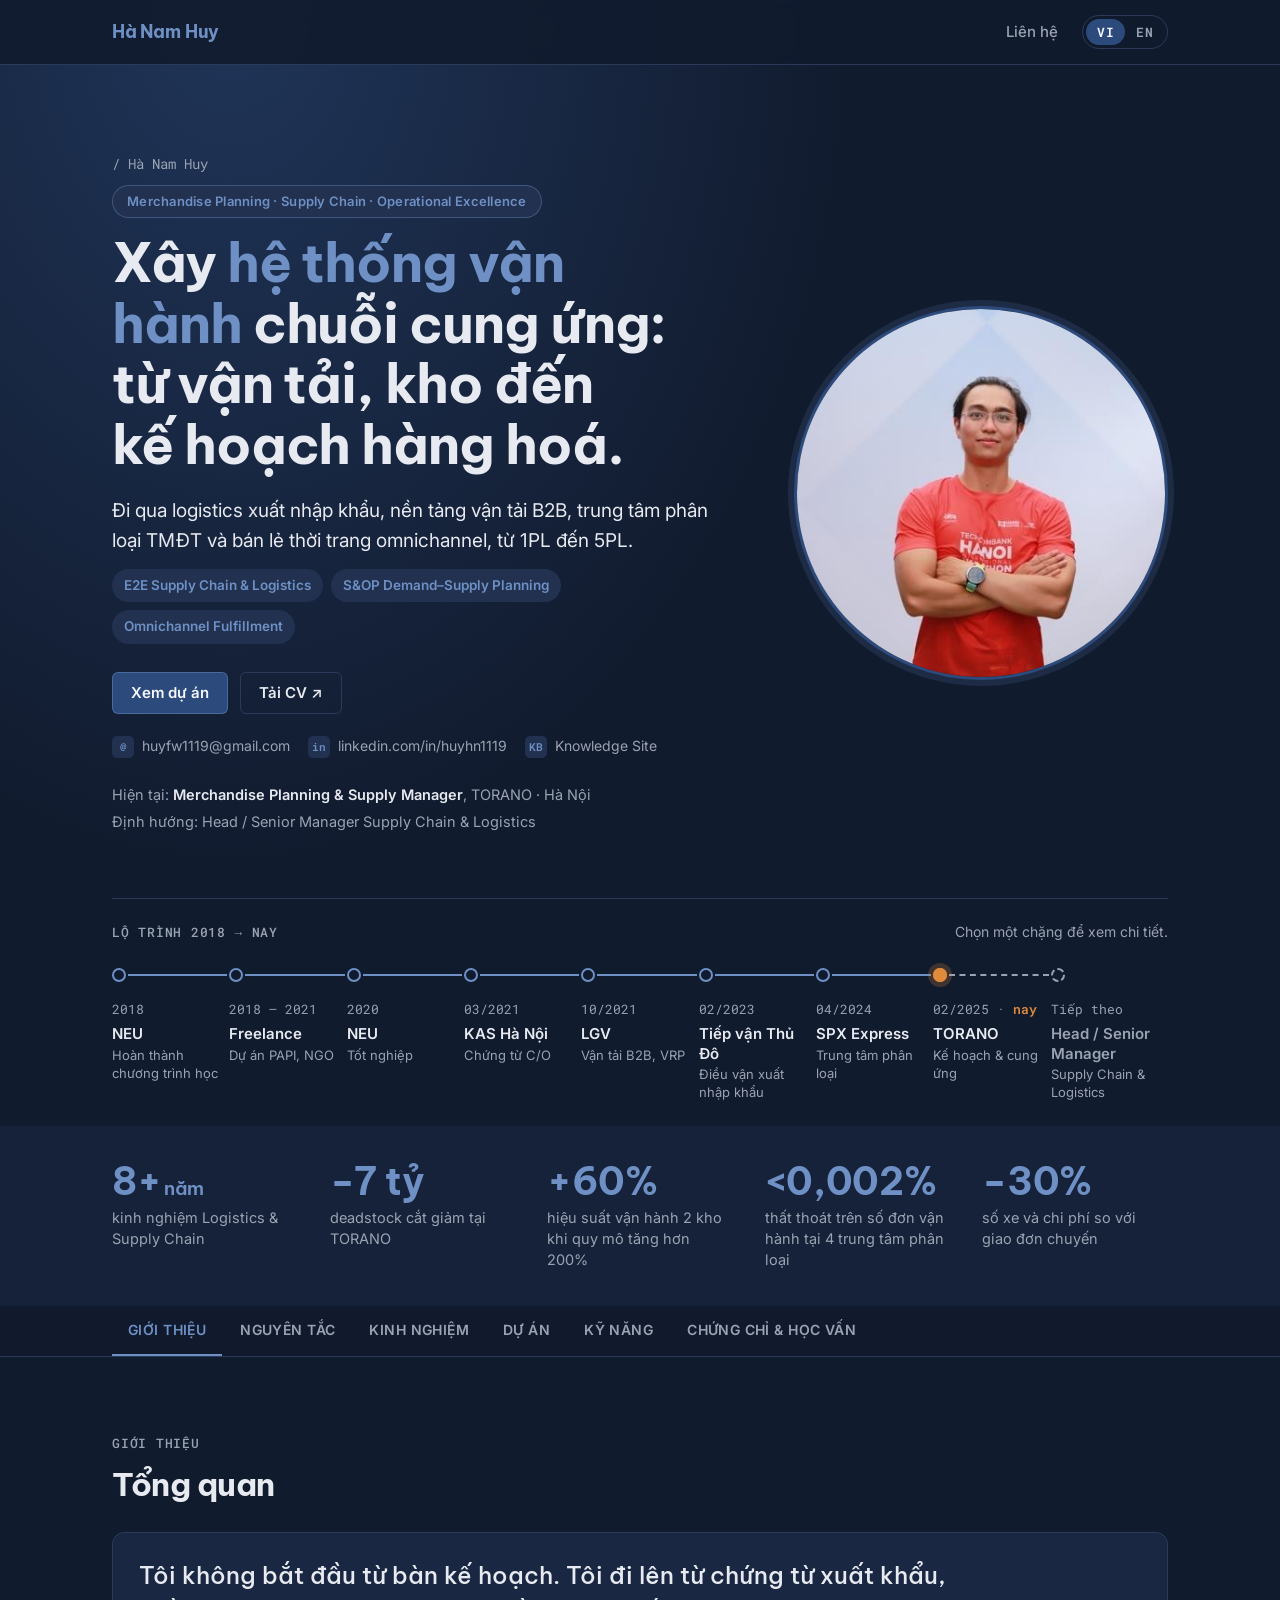
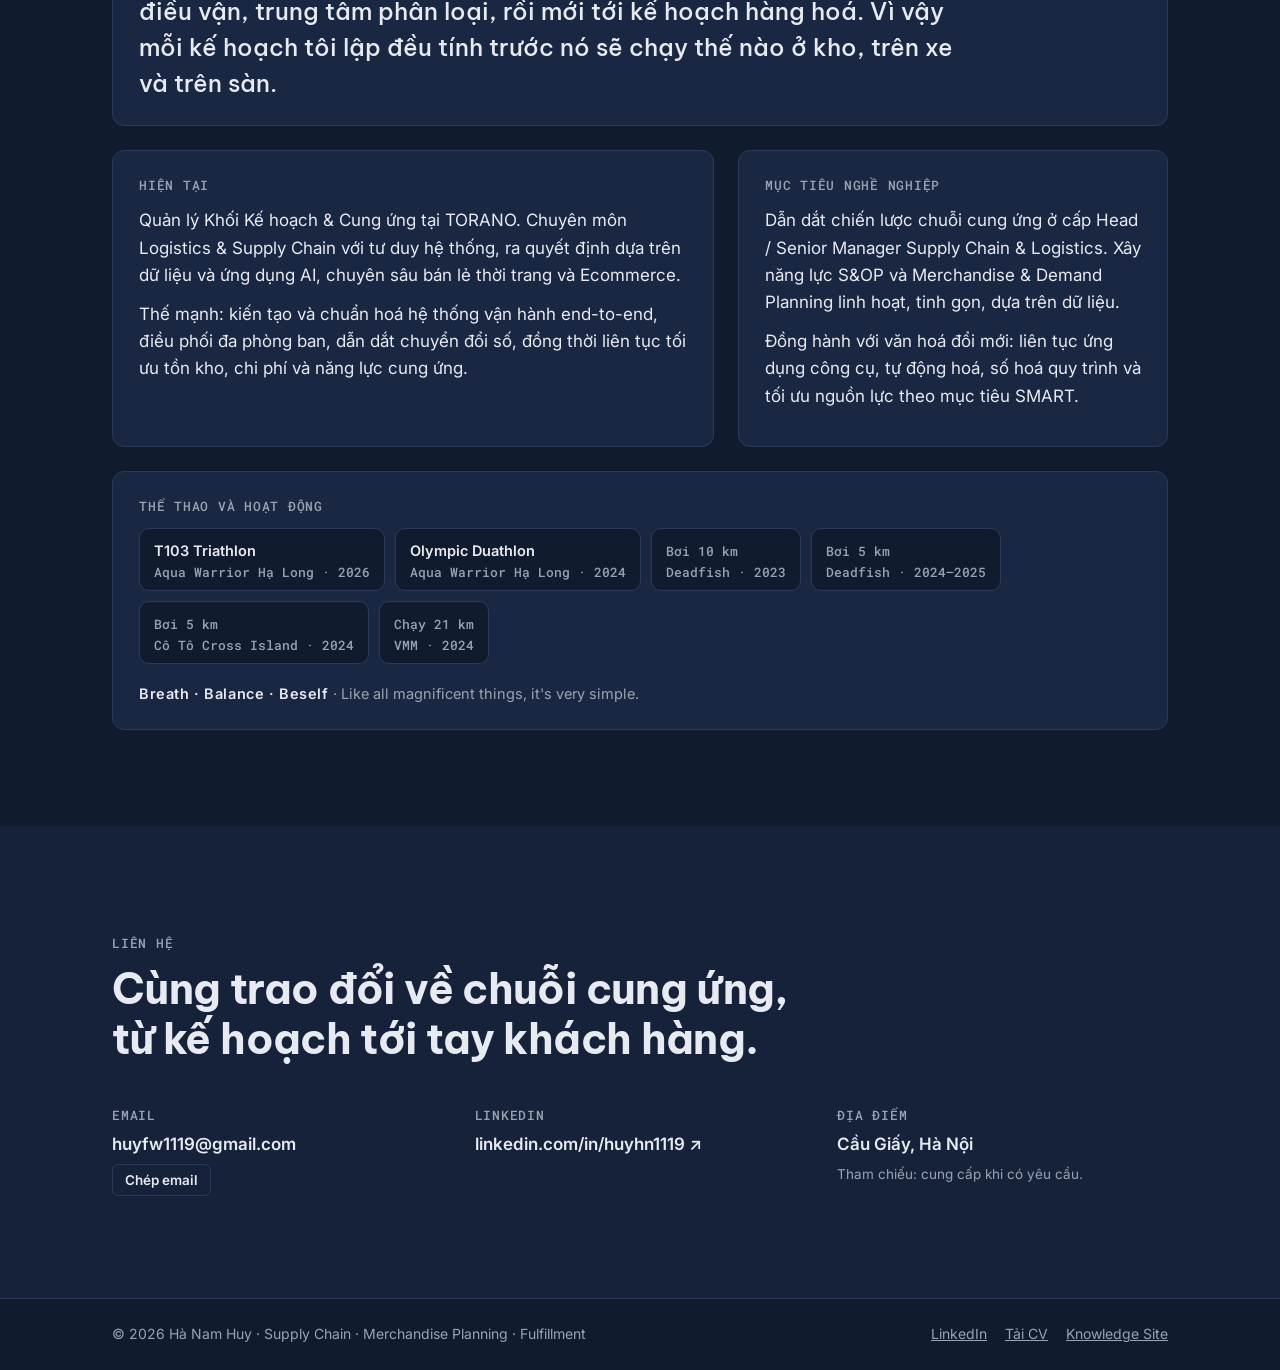
<file: index.html>
<!doctype html>
<html lang="vi" data-lang="vi">
<head>
<meta charset="utf-8">
<meta name="viewport" content="width=device-width, initial-scale=1, viewport-fit=cover">
<title>Portfolio Hà Nam Huy</title>
<meta name="description" content="Hà Nam Huy · Merchandise Planning & Supply Manager. 8+ năm Logistics & Supply Chain: S&OP, tối ưu tồn kho, omnichannel fulfillment.">
<meta name="theme-color" content="#111B2E">
<meta property="og:title" content="Portfolio Hà Nam Huy">
<meta property="og:description" content="Xây hệ thống vận hành chuỗi cung ứng: từ vận tải, kho đến kế hoạch hàng hoá.">
<meta property="og:image" content="https://huyhn1119.github.io/portrait.jpg">
<meta property="og:type" content="website">
<link rel="preconnect" href="https://fonts.googleapis.com">
<link rel="preconnect" href="https://fonts.gstatic.com" crossorigin>
<link rel="stylesheet" href="https://fonts.googleapis.com/css2?family=Be+Vietnam+Pro:wght@500;600;700&family=Inter:wght@400;500;600&family=Roboto+Mono:wght@500;600&display=swap">
<link rel="stylesheet" href="style.css">
</head>
<body>

<header class="site-header is-static">
  <div class="wrap">
    <a class="wordmark" href="#top">Hà Nam Huy</a>
    <nav class="nav" aria-label="Chính">
      <a href="#contact"><span class="vi">Liên hệ</span><span class="en">Contact</span></a>
    </nav>
    <div class="lang-toggle" role="group" aria-label="Ngôn ngữ / Language">
      <button type="button" id="lang-vi" data-set-lang="vi" aria-pressed="true">VI</button>
      <button type="button" id="lang-en" data-goatcounter-click="click-lang-en" data-goatcounter-title="Chuyển EN" data-set-lang="en" aria-pressed="false">EN</button>
    </div>
  </div>
</header>

<main id="top">

  <!-- ============ HERO ============ -->
  <section class="hero">
    <div class="wrap">
      <div class="hero-grid">
        <div>
          <p class="tag">/ Hà Nam Huy</p>
          <span class="title-badge">Merchandise Planning · Supply Chain · Operational Excellence</span>
          <h1>
            <span class="vi">Xây <span class="hl">hệ thống vận hành</span> chuỗi cung ứng: từ vận tải, kho đến kế hoạch hàng hoá.</span>
            <span class="en">I build <span class="hl">supply chain operations</span>: from transport and warehousing to merchandise planning.</span>
          </h1>
          <p class="sub">
            <span class="vi">Đi qua logistics xuất nhập khẩu, nền tảng vận tải B2B, trung tâm phân loại TMĐT và bán lẻ thời trang omnichannel, từ 1PL đến 5PL.</span>
            <span class="en">My path runs through import–export logistics, a B2B transport platform, e-commerce sortation centers and omnichannel fashion retail, from 1PL to 5PL.</span>
          </p>
          <ul class="chips">
            <li class="chip">E2E Supply Chain &amp; Logistics</li>
            <li class="chip">S&amp;OP Demand–Supply Planning</li>
            <li class="chip">Omnichannel Fulfillment</li>
          </ul>
          <div class="hero-actions">
            <a class="btn btn-primary" href="#projects" data-open="projects"><span class="vi">Xem dự án</span><span class="en">View work</span></a>
            <a class="btn btn-ghost" href="https://drive.google.com/file/d/1gUbEFhqdhJbY9ldJCXVslwjOdD1eIJJ7/view?usp=sharing" data-goatcounter-click="click-cv-download" data-goatcounter-title="Tải CV"file/d/11V5ASFFKXCT2PVoOO0PcE2IONL10T9__/view" target="_blank" rel="noopener"><span class="vi">Tải CV ↗</span><span class="en">Download CV ↗</span></a>
          </div>
          <ul class="contact-pills">
            <li><span class="pill-text"><span class="pill-icon" aria-hidden="true">@</span>huyfw1119@gmail.com</span></li>
            <li><a href="https://www.linkedin.com/in/huyhn1119" data-goatcounter-click="click-linkedin" data-goatcounter-title="LinkedIn" target="_blank" rel="noopener"><span class="pill-icon" aria-hidden="true">in</span>linkedin.com/in/huyhn1119</a></li>
            <li><a href="https://sites.google.com/view/huyhn1119" data-goatcounter-click="click-knowledge-site" data-goatcounter-title="Knowledge Site" target="_blank" rel="noopener"><span class="pill-icon" aria-hidden="true">KB</span>Knowledge Site</a></li>
          </ul>
          <ul class="hero-meta">
            <li>
              <span class="vi">Hiện tại: <strong>Merchandise Planning &amp; Supply Manager</strong>, TORANO · Hà Nội</span>
              <span class="en">Now: <strong>Merchandise Planning &amp; Supply Manager</strong>, TORANO · Hanoi</span>
            </li>
            <li>
              <span class="vi">Định hướng: Head / Senior Manager Supply Chain &amp; Logistics</span>
              <span class="en">Open to: Head / Senior Manager, Supply Chain &amp; Logistics</span>
            </li>
          </ul>
        </div>
        <figure class="portrait">
          <img src="portrait.jpg" width="396" height="396" alt="Chân dung Hà Nam Huy">
        </figure>
      </div>

      <!-- Career route: 5 stops, oldest to newest, then the next role -->
      <div class="route">
        <div class="route-head">
          <span class="label"><span class="vi">Lộ trình 2018 → nay</span><span class="en">Route 2018 → today</span></span>
          <p><span class="vi">Chọn một chặng để xem chi tiết.</span><span class="en">Pick a stop to see the details.</span></p>
        </div>
        <ol class="route-track">
          <li class="stop">
            <span class="dot" aria-hidden="true"></span>
            <a href="#certs" data-open="certs">
              <span class="stop-date">2018</span>
              <span class="stop-name">NEU</span>
              <span class="stop-role"><span class="vi">Hoàn thành chương trình học</span><span class="en">Completed the programme</span></span>
            </a>
          </li>
          <li class="stop">
            <span class="dot" aria-hidden="true"></span>
            <a href="#exp-freelance" data-open="exp-freelance">
              <span class="stop-date">2018 – 2021</span>
              <span class="stop-name">Freelance</span>
              <span class="stop-role"><span class="vi">Dự án PAPI, NGO</span><span class="en">PAPI project, NGOs</span></span>
            </a>
          </li>
          <li class="stop">
            <span class="dot" aria-hidden="true"></span>
            <a href="#certs" data-open="certs">
              <span class="stop-date">2020</span>
              <span class="stop-name">NEU</span>
              <span class="stop-role"><span class="vi">Tốt nghiệp</span><span class="en">Graduated</span></span>
            </a>
          </li>
          <li class="stop">
            <span class="dot" aria-hidden="true"></span>
            <a href="#exp-kas" data-open="exp-kas">
              <span class="stop-date">03/2021</span>
              <span class="stop-name">KAS Hà Nội</span>
              <span class="stop-role"><span class="vi">Chứng từ C/O</span><span class="en">C/O documentation</span></span>
            </a>
          </li>
          <li class="stop">
            <span class="dot" aria-hidden="true"></span>
            <a href="#exp-lgv" data-open="exp-lgv">
              <span class="stop-date">10/2021</span>
              <span class="stop-name">LGV</span>
              <span class="stop-role"><span class="vi">Vận tải B2B, VRP</span><span class="en">B2B transport, VRP</span></span>
            </a>
          </li>
          <li class="stop">
            <span class="dot" aria-hidden="true"></span>
            <a href="#exp-thudo" data-open="exp-thudo">
              <span class="stop-date">02/2023</span>
              <span class="stop-name"><span class="vi">Tiếp vận Thủ Đô</span><span class="en">Thu Do Logistics</span></span>
              <span class="stop-role"><span class="vi">Điều vận xuất nhập khẩu</span><span class="en">Import–export dispatch</span></span>
            </a>
          </li>
          <li class="stop">
            <span class="dot" aria-hidden="true"></span>
            <a href="#exp-spx" data-open="exp-spx">
              <span class="stop-date">04/2024</span>
              <span class="stop-name">SPX Express</span>
              <span class="stop-role"><span class="vi">Trung tâm phân loại</span><span class="en">Sortation centers</span></span>
            </a>
          </li>
          <li class="stop is-current">
            <span class="dot" aria-hidden="true"></span>
            <a href="#exp-torano" data-open="exp-torano">
              <span class="stop-date">02/2025 · <span class="stop-now"><span class="vi">nay</span><span class="en">now</span></span></span>
              <span class="stop-name">TORANO</span>
              <span class="stop-role"><span class="vi">Kế hoạch &amp; cung ứng</span><span class="en">Planning &amp; supply</span></span>
            </a>
          </li>
          <li class="stop is-next">
            <span class="dot" aria-hidden="true"></span>
            <span class="stop-date"><span class="vi">Tiếp theo</span><span class="en">Next</span></span>
            <span class="stop-name">Head / Senior Manager</span>
            <span class="stop-role">Supply Chain &amp; Logistics</span>
          </li>
          <li class="parcel" aria-hidden="true"></li>
        </ol>
      </div>
    </div>
  </section>

  <!-- ============ KEY NUMBERS ============ -->
  <section class="numbers" aria-label="Con số chính">
    <div class="wrap">
      <ul>
        <li>
          <span class="figure">8+<small><span class="vi">năm</span><span class="en">yrs</span></small></span>
          <span><span class="vi">kinh nghiệm Logistics &amp; Supply Chain</span><span class="en">in logistics &amp; supply chain</span></span>
        </li>
        <li>
          <span class="figure"><span class="vi">−7 tỷ</span><span class="en">−7B</span></span>
          <span><span class="vi">deadstock cắt giảm tại TORANO</span><span class="en">VND of deadstock cut at TORANO</span></span>
        </li>
        <li>
          <span class="figure">+60%</span>
          <span><span class="vi">hiệu suất vận hành 2 kho khi quy mô tăng hơn 200%</span><span class="en">productivity across 2 warehouses while volume grew 200%+</span></span>
        </li>
        <li>
          <span class="figure"><span class="vi">&lt;0,002%</span><span class="en">&lt;0.002%</span></span>
          <span><span class="vi">thất thoát trên số đơn vận hành tại 4 trung tâm phân loại</span><span class="en">loss on orders handled across 4 sortation centers</span></span>
        </li>
        <li>
          <span class="figure">−30%</span>
          <span><span class="vi">số xe và chi phí so với giao đơn chuyến</span><span class="en">vehicles and cost vs. single-drop trips</span></span>
        </li>
      </ul>
    </div>
  </section>

  <!-- ============ TAB BAR ============ -->
  <nav class="tabbar" aria-label="Nội dung">
    <div class="wrap">
      <div class="tabs-scroll">
        <div class="tablist" role="tablist" aria-label="Nội dung">
          <button class="tab" role="tab" id="tab-intro" aria-controls="intro" aria-selected="true" tabindex="0"><span class="vi">Giới thiệu</span><span class="en">About</span></button>
          <button class="tab" role="tab" id="tab-principles" aria-controls="principles" aria-selected="false" tabindex="-1"><span class="vi">Nguyên tắc</span><span class="en">Principles</span></button>
          <button class="tab" role="tab" id="tab-experience" aria-controls="experience" aria-selected="false" tabindex="-1"><span class="vi">Kinh nghiệm</span><span class="en">Experience</span></button>
          <button class="tab" role="tab" id="tab-projects" aria-controls="projects" aria-selected="false" tabindex="-1"><span class="vi">Dự án</span><span class="en">Work</span></button>
          <button class="tab" role="tab" id="tab-skills" aria-controls="skills" aria-selected="false" tabindex="-1"><span class="vi">Kỹ năng</span><span class="en">Skills</span></button>
          <button class="tab" role="tab" id="tab-certs" aria-controls="certs" aria-selected="false" tabindex="-1"><span class="vi">Chứng chỉ &amp; Học vấn</span><span class="en">Certificates &amp; Education</span></button>
        </div>
      </div>
    </div>
  </nav>

  <div class="panels" id="panels">
    <div class="wrap">

      <!-- ===== INTRO ===== -->
      <section class="tabpanel" role="tabpanel" id="intro" aria-labelledby="tab-intro">
        <div class="panel-title">
          <span class="label"><span class="vi">Giới thiệu</span><span class="en">About</span></span>
          <h2><span class="vi">Tổng quan</span><span class="en">Overview</span></h2>
        </div>
        <div class="intro-grid">
          <div class="card wide">
            <p class="about-intro vi">Tôi không bắt đầu từ bàn kế hoạch. Tôi đi lên từ chứng từ xuất khẩu, điều vận, trung tâm phân loại, rồi mới tới kế hoạch hàng hoá. Vì vậy mỗi kế hoạch tôi lập đều tính trước nó sẽ chạy thế nào ở kho, trên xe và trên sàn.</p>
            <p class="about-intro en">I didn't start at a planning desk. I came up through export documentation, freight dispatch and sortation centers before moving into merchandise planning. So every plan I build already accounts for how it will run in the warehouse, on the truck and on the marketplace.</p>
          </div>
          <div class="card">
            <h3 class="label"><span class="vi">Hiện tại</span><span class="en">Today</span></h3>
            <p class="vi">Quản lý Khối Kế hoạch &amp; Cung ứng tại TORANO. Chuyên môn Logistics &amp; Supply Chain với tư duy hệ thống, ra quyết định dựa trên dữ liệu và ứng dụng AI, chuyên sâu bán lẻ thời trang và Ecommerce.</p>
            <p class="en">I lead the Planning &amp; Supply division at TORANO. My work is logistics and supply chain with systems thinking, data-driven decisions and applied AI, focused on fashion retail and e-commerce.</p>
            <p class="vi">Thế mạnh: kiến tạo và chuẩn hoá hệ thống vận hành end-to-end, điều phối đa phòng ban, dẫn dắt chuyển đổi số, đồng thời liên tục tối ưu tồn kho, chi phí và năng lực cung ứng.</p>
            <p class="en">Strengths: building and standardizing end-to-end operations, coordinating across departments and leading digital change, while keeping inventory, cost and supply capacity in check.</p>
          </div>
          <div class="card">
            <h3 class="label"><span class="vi">Mục tiêu nghề nghiệp</span><span class="en">Career goal</span></h3>
            <p class="vi">Dẫn dắt chiến lược chuỗi cung ứng ở cấp Head / Senior Manager Supply Chain &amp; Logistics. Xây năng lực S&amp;OP và Merchandise &amp; Demand Planning linh hoạt, tinh gọn, dựa trên dữ liệu.</p>
            <p class="en">To lead supply chain strategy as Head / Senior Manager of Supply Chain &amp; Logistics, building S&amp;OP and merchandise and demand planning that is agile, lean and data-driven.</p>
            <p class="vi">Đồng hành với văn hoá đổi mới: liên tục ứng dụng công cụ, tự động hoá, số hoá quy trình và tối ưu nguồn lực theo mục tiêu SMART.</p>
            <p class="en">I want to work in a culture of change: adopting tools, automating, digitizing processes and using resources against SMART goals.</p>
          </div>
          <div class="card wide">
            <h3 class="label"><span class="vi">Thể thao và hoạt động</span><span class="en">Sport</span></h3>
            <ul class="sport-list">
              <li><b>T103 Triathlon</b><span>Aqua Warrior Hạ Long · 2026</span></li>
              <li><b>Olympic Duathlon</b><span>Aqua Warrior Hạ Long · 2024</span></li>
              <li><b><span class="vi">Bơi 10 km</span><span class="en">Swim 10 km</span></b><span>Deadfish · 2023</span></li>
              <li><b><span class="vi">Bơi 5 km</span><span class="en">Swim 5 km</span></b><span>Deadfish · 2024–2025</span></li>
              <li><b><span class="vi">Bơi 5 km</span><span class="en">Swim 5 km</span></b><span>Cô Tô Cross Island · 2024</span></li>
              <li><b><span class="vi">Chạy 21 km</span><span class="en">Run 21 km</span></b><span>VMM · 2024</span></li>
            </ul>
            <p class="motto" style="margin-top:18px"><b>Breath · Balance · Beself</b> · Like all magnificent things, it's very simple.</p>
          </div>
        </div>
      </section>

      <!-- ===== PRINCIPLES ===== -->
      <section class="tabpanel" role="tabpanel" id="principles" aria-labelledby="tab-principles" hidden>
        <div class="panel-block">
          <div class="panel-title">
            <span class="label"><span class="vi">Điều tôi tin</span><span class="en">What I believe</span></span>
            <h2><span class="vi">5 nguyên tắc rút ra từ 5 chặng đường.</span><span class="en">Five principles from five stops.</span></h2>
          </div>
          <ul class="beliefs">
            <li class="belief">
              <h3><span class="vi">Nhìn cả chuỗi trước khi tối ưu một khâu.</span><span class="en">See the whole chain before optimizing one step.</span></h3>
              <div>
                <p class="vi">Tôi đã đi qua chứng từ xuất khẩu, điều vận, trung tâm phân loại rồi kế hoạch hàng hoá. Sửa một khâu mà không nhìn khâu sau thì chi phí chỉ chuyển sang chỗ khác.</p>
                <p class="en">I have worked export documentation, freight dispatch, sortation centers and merchandise planning. Fix one step without looking at the next, and the cost simply moves somewhere else.</p>
                <p class="source"><b><span class="vi">Rút ra từ</span><span class="en">From</span></b> · KAS · <span class="vi">Tiếp vận Thủ Đô</span><span class="en">Thu Do Logistics</span> · SPX · TORANO</p>
              </div>
            </li>
            <li class="belief">
              <h3><span class="vi">Phương án tốt phải chạy được với ràng buộc thật.</span><span class="en">A good plan has to run under real constraints.</span></h3>
              <div>
                <p class="vi">SLA, khung giờ giao, tải trọng xe, công suất kho, leadtime sản xuất: thiếu một ràng buộc thì kế hoạch đẹp cũng vỡ khi vào cao điểm.</p>
                <p class="en">SLAs, delivery windows, vehicle payloads, warehouse capacity, production lead time: miss one constraint and even a clean plan breaks at peak.</p>
                <p class="source"><b><span class="vi">Rút ra từ</span><span class="en">From</span></b> · LGV (VRP, milk-run) · SPX (campaign) · TORANO (<span class="vi">mùa sale</span><span class="en">sale seasons</span>)</p>
              </div>
            </li>
            <li class="belief">
              <h3><span class="vi">Chuẩn hoá trước, số hoá sau.</span><span class="en">Standardize first, digitize second.</span></h3>
              <div>
                <p class="vi">Quy trình phải rõ, hàng phải có định danh – định lượng – định vị, rồi mới đưa lên hệ thống. Làm ngược lại thì phần mềm mới chỉ ghi nhận cái lộn xộn cũ nhanh hơn.</p>
                <p class="en">The process has to be clear and every item identified, counted and located before it goes into a system. Do it the other way round and new software just records the old mess faster.</p>
                <p class="source"><b><span class="vi">Rút ra từ</span><span class="en">From</span></b> · SPX (<span class="vi">tồn công cụ</span><span class="en">tool inventory</span> 66% → 99%) · TORANO (Base → Lark Suite, <span class="vi">tồn kho chính xác</span><span class="en">inventory accuracy</span> 90% → &gt;99%)</p>
              </div>
            </li>
            <li class="belief">
              <h3><span class="vi">Số liệu phải giúp ra quyết định.</span><span class="en">Data has to drive a decision.</span></h3>
              <div>
                <p class="vi">Dữ liệu chỉ có giá trị khi trả lời được câu hỏi cụ thể: ghép tuyến hay chạy đơn chuyến, tăng ca hay giữ ca, reorder hay cancel PO.</p>
                <p class="en">Data is only worth something when it answers a specific question: consolidate the route or run single drops, add overtime or hold the shift, reorder or cancel the PO.</p>
                <p class="source"><b><span class="vi">Rút ra từ</span><span class="en">From</span></b> · LGV · SPX · TORANO</p>
              </div>
            </li>
            <li class="belief">
              <h3><span class="vi">Đội vận hành mạnh nhờ hệ thống, không nhờ quản lý phải có mặt.</span><span class="en">Strong operations teams run on systems, not on the manager being in the room.</span></h3>
              <div>
                <p class="vi">Mỗi người biết rõ việc của mình, đo bằng chỉ số nào, phối hợp với ai. Khi đó đội vẫn chạy đúng dù quản lý vắng mặt.</p>
                <p class="en">Everyone knows their job, the metric it is measured by and who they work with. Then the team runs right even when the manager is away.</p>
                <p class="source"><b><span class="vi">Rút ra từ</span><span class="en">From</span></b> · <span class="vi">Tiếp vận Thủ Đô</span><span class="en">Thu Do Logistics</span> (Team leader) · SPX (<span class="vi">6 team, 30 người</span><span class="en">6 teams, 30 people</span>) · TORANO (<span class="vi">29 người</span><span class="en">29 people</span>, OKRs)</p>
              </div>
            </li>
          </ul>
        </div>

        <div class="panel-block">
          <div class="panel-title">
            <span class="label"><span class="vi">Cách tôi làm việc</span><span class="en">How I work</span></span>
            <h2><span class="vi">Mỗi bài toán vận hành đi qua 5 bước, rồi lặp lại.</span><span class="en">Every operations problem goes through five steps, then the cycle repeats.</span></h2>
          </div>
          <div class="work-grid">
            <div>
              <ol class="steps">
                <li class="step">
                  <h3><span class="vi">Vẽ lại luồng</span><span class="en">Map the flow</span></h3>
                  <p><span class="vi">VSM: dòng hàng và dòng thông tin đang chạy thật, không phải trên giấy.</span><span class="en">VSM: the material and information flow as it really runs, not as it looks on paper.</span></p>
                </li>
                <li class="step">
                  <h3><span class="vi">Khoanh vùng</span><span class="en">Isolate</span></h3>
                  <p><span class="vi">Pareto: số ít khâu, SKU, nguyên nhân gây phần lớn vấn đề.</span><span class="en">Pareto: the few steps, SKUs and causes behind most of the problem.</span></p>
                </li>
                <li class="step">
                  <h3><span class="vi">Chuẩn hoá</span><span class="en">Standardize</span></h3>
                  <p><span class="vi">Tam định (Định danh – Định lượng – Định vị) và quy trình liên phòng ban.</span><span class="en">Identify, count and locate every item, and set cross-department processes.</span></p>
                </li>
                <li class="step">
                  <h3><span class="vi">Số hoá và đo</span><span class="en">Digitize and measure</span></h3>
                  <p><span class="vi">Pipeline API – ELT – Report/BI, dashboard, KPI.</span><span class="en">API – ELT – Report/BI pipeline, dashboards, KPIs.</span></p>
                </li>
                <li class="step">
                  <h3><span class="vi">Vận hành theo chu trình</span><span class="en">Run the cycle</span></h3>
                  <p><span class="vi">S&amp;OP, OKRs: review định kỳ, điều chỉnh kế hoạch.</span><span class="en">S&amp;OP and OKRs: regular reviews, plan adjustments.</span></p>
                </li>
              </ol>
              <p class="loop-note">
                <svg width="18" height="18" viewBox="0 0 18 18" aria-hidden="true"><path d="M15 9a6 6 0 1 1-2-4.5M13 1.8v3h-3"/></svg>
                <span><span class="vi">Kết quả đo ở bước 5 quay lại bước 1: mỗi vòng review là một lần vẽ lại luồng.</span><span class="en">What step 5 measures feeds back into step 1: every review cycle redraws the flow.</span></span>
              </p>
            </div>

            <aside class="panel-box card">
              <span class="label"><span class="vi">Khung cân bằng</span><span class="en">Balancing frame</span></span>
              <h3><span class="vi">3 yếu tố cân bằng trong mọi quyết định</span><span class="en">Three forces in every decision</span></h3>
              <p><span class="vi">Cải thiện một cạnh thường tạo áp lực lên hai cạnh còn lại.</span><span class="en">Improving one side usually puts pressure on the other two.</span></p>
              <svg class="triangle" viewBox="0 0 360 270" role="img" aria-label="Tam giác Service, Cost, Cash">
                <polygon class="tri-edge" points="180,46 316,222 44,222"/>
                <circle class="tri-node" cx="180" cy="46" r="7"/>
                <circle class="tri-node" cx="316" cy="222" r="7"/>
                <circle class="tri-node" cx="44" cy="222" r="7"/>
                <text class="tri-label vi" x="180" y="16" text-anchor="middle">Mức độ phục vụ</text>
                <text class="tri-sub vi" x="180" y="31" text-anchor="middle">Service</text>
                <text class="tri-label en" x="180" y="28" text-anchor="middle">Service</text>
                <text class="tri-label vi" x="52" y="250" text-anchor="middle">Chi phí</text>
                <text class="tri-sub vi" x="52" y="265" text-anchor="middle">Cost</text>
                <text class="tri-label en" x="52" y="250" text-anchor="middle">Cost</text>
                <text class="tri-label vi" x="308" y="250" text-anchor="middle">Vốn tồn kho</text>
                <text class="tri-sub vi" x="308" y="265" text-anchor="middle">Cash</text>
                <text class="tri-label en" x="308" y="250" text-anchor="middle">Cash</text>
                <text class="tri-center vi" x="180" y="168" text-anchor="middle">cân bằng theo</text>
                <text class="tri-center vi" x="180" y="186" text-anchor="middle">chiến lược</text>
                <text class="tri-center en" x="180" y="168" text-anchor="middle">balanced by</text>
                <text class="tri-center en" x="180" y="186" text-anchor="middle">strategy</text>
              </svg>
              <p class="cite"><span class="vi">Khung Supply Chain Triangle của Bram DeSmet</span><span class="en">Bram DeSmet's Supply Chain Triangle</span>, <a href="https://bramdesmet.com/supply-chain-triangle/" target="_blank" rel="noopener">Kogan Page, 2018</a>.</p>
            </aside>
          </div>
        </div>
      </section>

      <!-- ===== EXPERIENCE ===== -->
      <section class="tabpanel" role="tabpanel" id="experience" aria-labelledby="tab-experience" hidden>
        <div class="panel-title">
          <span class="label"><span class="vi">Kinh nghiệm</span><span class="en">Experience</span></span>
          <h2><span class="vi">Hành trình.</span><span class="en">Journey.</span></h2>
        </div>
        <ul class="exp-list">

          <li class="exp-card is-current" id="exp-torano">
            <div class="exp-head">
              <h3 class="exp-company">TORANO <span class="vi">· Công ty TNHH TM Dương Anh Việt Nam</span><span class="en">· Duong Anh Vietnam Trading Co., Ltd.</span></h3>
              <span class="exp-period">02/2025 – <span class="vi">nay</span><span class="en">present</span></span>
            </div>
            <p class="exp-role">Merchandise Planning &amp; Supply Manager</p>
            <p class="exp-scope"><span class="vi">29 người (Planning 4 · Kho 25) · báo cáo CEO · Top 2 thời trang nam TMĐT · doanh thu 500+ tỷ · ngân sách sản xuất 200+ tỷ</span><span class="en">29 people (Planning 4 · Warehouse 25) · reporting to the CEO · Top 2 in men's fashion e-commerce · VND 500B+ revenue · VND 200B+ production budget</span></p>
            <p class="exp-lesson"><span class="vi">Kế hoạch, kho và dữ liệu phải chạy chung một hệ thống.</span><span class="en">Planning, warehousing and data have to run as one system.</span></p>
            <ul class="points vi">
              <li>Thiết lập và vận hành chu trình S&amp;OP toàn công ty, đồng bộ Sản xuất – Kinh doanh – Tồn kho.</li>
              <li>Pipeline dữ liệu API – ELT – Report/BI và model ML dự báo nhu cầu.</li>
              <li>Cơ cấu hàng hoá (assortment): danh mục, dòng hàng, phân khúc sản phẩm.</li>
              <li>Thiết lập lại luồng công việc 2 kho: phân phối 600.000 pcs và fulfillment 3.000–5.000 đơn/ngày.</li>
              <li>Xây OKRs, chuyển hệ thống từ Base sang Lark Suite và Meegle.</li>
            </ul>
            <ul class="points en">
              <li>Set up and ran a company-wide S&amp;OP cycle aligning production, sales and inventory.</li>
              <li>An API – ELT – Report/BI data pipeline and ML demand-forecasting models.</li>
              <li>Assortment structure: categories, product lines, product segments.</li>
              <li>Redesigned work flow in 2 warehouses: 600,000-pc distribution stock and 3,000–5,000 e-commerce orders a day.</li>
              <li>Set up OKRs and moved from Base to Lark Suite and Meegle.</li>
            </ul>
            <ul class="kpi-row">
              <li class="kpi-chip">Deadstock <strong><span class="vi">−7 tỷ</span><span class="en">−VND 7B</span></strong></li>
              <li class="kpi-chip">SLOB <strong>15% → &lt;5%</strong></li>
              <li class="kpi-chip"><span class="vi">Tồn kho</span><span class="en">Inventory</span> <strong>−20%</strong></li>
              <li class="kpi-chip"><span class="vi">Hiệu suất 2 kho</span><span class="en">Warehouse productivity</span> <strong>+60%</strong></li>
              <li class="kpi-chip"><span class="vi">Tồn kho chính xác</span><span class="en">Inventory accuracy</span> <strong>90% → &gt;99%</strong></li>
              <li class="kpi-chip"><span class="vi">Tiết kiệm vận chuyển 2025</span><span class="en">Transport saved in 2025</span> <strong><span class="vi">&gt;600 tr</span><span class="en">VND 600M+</span></strong></li>
            </ul>
            <div class="exp-actions">
              <a class="btn btn-ghost btn-small" href="case-ibp.html" data-goatcounter-click="click-case-ibp" data-goatcounter-title="Case IBP">Case · IBP + ML Forecasting →</a>
              <a class="btn btn-ghost btn-small" href="case-fulfillment.html" data-goatcounter-click="click-case-fulfillment" data-goatcounter-title="Case Fulfillment">Case · Fulfillment flow →</a>
            </div>
          </li>

          <li class="exp-card" id="exp-spx">
            <div class="exp-head">
              <h3 class="exp-company">SPX Express · SEA Group</h3>
              <span class="exp-period">04/2024 – 01/2025</span>
            </div>
            <p class="exp-role">Operation Support Lead</p>
            <p class="exp-scope"><span class="vi">Mega SOC Bắc Ninh A &amp; B · SOC Hà Nội &amp; Hà Nội 2 · 6 team, 30 người · báo cáo AM · 500k–1M+ đơn/ngày · kho 100.000 m²</span><span class="en">Mega SOC Bắc Ninh A &amp; B · Hà Nội &amp; Hà Nội 2 SOC · 6 teams, 30 people · reporting to the AM · 500k–1M+ orders a day · 100,000 m² warehouse</span></p>
            <p class="exp-lesson"><span class="vi">Cao điểm thắng nhờ chuẩn bị trước, không nhờ tăng ca chữa cháy.</span><span class="en">Peaks are won by preparing early, not by firefighting with overtime.</span></p>
            <ul class="points vi">
              <li>Hoạch định nguồn lực theo dự báo nhu cầu và khả năng xử lý.</li>
              <li>Quản trị rủi ro, overtime kỳ campaign và spike.</li>
              <li>Kiểm soát backlog, thất lạc, hư hỏng.</li>
              <li>Mua hàng và kiểm soát công cụ dụng cụ vận hành, ngân sách 500+ triệu/tháng.</li>
            </ul>
            <ul class="points en">
              <li>Planned resources against demand forecasts and handling capacity.</li>
              <li>Managed risk and overtime through campaigns and spikes.</li>
              <li>Controlled backlog, lost parcels and damage.</li>
              <li>Bought and controlled operating tools and supplies, a VND 500M+ monthly budget.</li>
            </ul>
            <ul class="kpi-row">
              <li class="kpi-chip"><span class="vi">Thất thoát</span><span class="en">Loss</span> <strong><span class="vi">&lt;0,002%</span><span class="en">&lt;0.002%</span></strong></li>
              <li class="kpi-chip"><span class="vi">Kho admin</span><span class="en">Admin warehouse</span> <strong>+30%</strong></li>
              <li class="kpi-chip"><span class="vi">Kiểm soát tồn công cụ</span><span class="en">Tool inventory control</span> <strong>66% → 99%</strong></li>
            </ul>
            <div class="exp-actions">
              <a class="btn btn-ghost btn-small" href="case-spx.html" data-goatcounter-click="click-case-spx" data-goatcounter-title="Case SPX">Case · SPX SOC →</a>
            </div>
          </li>

          <li class="exp-card" id="exp-thudo">
            <div class="exp-head">
              <h3 class="exp-company"><span class="vi">Công ty TNHH Đầu tư và Tiếp vận Thủ Đô</span><span class="en">Thu Do Investment &amp; Logistics Co., Ltd.</span></h3>
              <span class="exp-period">02/2023 – 04/2024</span>
            </div>
            <p class="exp-role"><span class="vi">Team leader · Ban Điều vận</span><span class="en">Team leader · Dispatch</span></p>
            <p class="exp-lesson"><span class="vi">Một lô hàng đi qua nhiều khâu. Lỗi ở khâu trước, khâu sau phải trả giá.</span><span class="en">A shipment passes through many hands. A mistake upstream is paid for downstream.</span></p>
            <ul class="points vi">
              <li>Điều vận hàng xuất nhập khẩu FCL, LCL.</li>
              <li>Vận tải nội địa, xuyên biên giới, quá cảnh; liên phương thức (đường sắt, biển, bộ) và đa phương thức.</li>
              <li>Chứng từ vận tải theo incoterm EXW, FCA, FOB, CFR, CIF, DAP, DDP.</li>
              <li>Tư vấn và xin Chứng nhận xuất xứ (C/O).</li>
            </ul>
            <ul class="points en">
              <li>Dispatched FCL and LCL import–export shipments.</li>
              <li>Domestic, cross-border and transit transport; intermodal (rail, sea, road) and multimodal moves.</li>
              <li>Transport documents under EXW, FCA, FOB, CFR, CIF, DAP and DDP.</li>
              <li>Advised on and applied for Certificates of Origin (C/O).</li>
            </ul>
          </li>

          <li class="exp-card" id="exp-lgv">
            <div class="exp-head">
              <h3 class="exp-company"><span class="vi">Công ty TNHH Công nghệ Vận tải LGV (Logivan)</span><span class="en">LGV Transport Technology Co., Ltd. (Logivan)</span></h3>
              <span class="exp-period">10/2021 – 12/2022</span>
            </div>
            <p class="exp-role">Procurement Executive (B2B) · Coordinator Transportation (SME)</p>
            <p class="exp-scope"><span class="vi">Mảng B2B 50+ tỷ doanh thu · khách FDI, VN50 ngành FMCG, Agri, Industry: Carlsberg, Ajinomoto, Nagase, Sika</span><span class="en">B2B business of VND 50B+ revenue · FDI and VN50 clients in FMCG, agri and industry: Carlsberg, Ajinomoto, Nagase, Sika</span></p>
            <p class="exp-lesson"><span class="vi">Phương án tối ưu phải tính đủ SLA, khung giờ, tải trọng xe.</span><span class="en">An optimal plan has to account for SLAs, time windows and vehicle payloads.</span></p>
            <ul class="points vi">
              <li>Lập kế hoạch, đàm phán, ký hợp đồng và quản lý key partner vận tải toàn quốc (10–150+ xe mỗi đối tác).</li>
              <li>Tư vấn và vận hành E2E dịch vụ vận chuyển trên nền tảng (app, web): Lead → CS → After-sales.</li>
              <li>Lập kế hoạch VRP miền Bắc và miền Nam theo ràng buộc SLA: leadtime, khung giờ, tuyến đường, loại xe.</li>
            </ul>
            <ul class="points en">
              <li>Planned, negotiated, contracted and managed key transport partners nationwide (10–150+ vehicles each).</li>
              <li>Advised on and ran platform delivery services end to end (app, web): lead → CS → after-sales.</li>
              <li>Planned VRP routes for the North and the South under SLA constraints: lead time, time windows, routes, vehicle type.</li>
            </ul>
            <ul class="kpi-row">
              <li class="kpi-chip"><span class="vi">Số xe và chi phí</span><span class="en">Vehicles and cost</span> <strong>−30%</strong></li>
              <li class="kpi-chip"><span class="vi">GM% milk-run</span><span class="en">Milk-run gross margin</span> <strong>~30%</strong> <span class="vi">/ngày, cao điểm &gt;50%</span><span class="en">a day, &gt;50% at peak</span></li>
              <li class="kpi-chip">Fulfillment rate B2B <strong>100%</strong></li>
              <li class="kpi-chip">Partner adoption app <strong>+20%</strong></li>
            </ul>
            <div class="exp-actions">
              <a class="btn btn-ghost btn-small" href="case-lgv.html" data-goatcounter-click="click-case-lgv" data-goatcounter-title="Case LGV">Case · LGV VRP →</a>
            </div>
          </li>

          <li class="exp-card" id="exp-kas">
            <div class="exp-head">
              <h3 class="exp-company"><span class="vi">Công ty TNHH KAS Hà Nội</span><span class="en">KAS Hanoi Co., Ltd.</span></h3>
              <span class="exp-period">03/2021 – 10/2021</span>
            </div>
            <p class="exp-role">Operation staff</p>
            <p class="exp-lesson"><span class="vi">Chứng từ sai thì hàng không đi được. Mọi thứ bắt đầu từ quy trình chuẩn.</span><span class="en">Wrong paperwork means the goods don't move. Everything starts with a standard process.</span></p>
            <ul class="points vi">
              <li>Hoàn thiện và xin cấp C/O cho hàng xuất khẩu.</li>
            </ul>
            <ul class="points en">
              <li>Prepared and obtained Certificates of Origin for exports.</li>
            </ul>
            <ul class="kpi-row">
              <li class="kpi-chip">C/O <strong>150</strong> <span class="vi">bộ/tháng</span><span class="en">sets a month</span></li>
            </ul>
          </li>

          <li class="exp-card" id="exp-freelance">
            <div class="exp-head">
              <h3 class="exp-company">Freelance</h3>
              <span class="exp-period">2018 – 03/2021</span>
            </div>
            <p class="exp-role"><span class="vi">Dự án PAPI và các tổ chức NGO</span><span class="en">PAPI project and NGOs</span></p>
            <p class="exp-scope"><span class="vi">Bắt đầu sau khi hoàn thành chương trình học tại NEU (2018).</span><span class="en">Started after finishing my NEU programme (2018).</span></p>
          </li>
        </ul>
      </section>

      <!-- ===== PROJECTS ===== -->
      <section class="tabpanel" role="tabpanel" id="projects" aria-labelledby="tab-projects" hidden>
        <div class="panel-title">
          <span class="label"><span class="vi">Dự án</span><span class="en">Work</span></span>
          <h2><span class="vi">4 case nổi bật.</span><span class="en">Four featured cases.</span></h2>
          <p><span class="vi">Mỗi case có trang riêng. Số liệu lấy từ CV; sơ đồ minh hoạ phương pháp, không dùng dữ liệu nội bộ.</span><span class="en">Each case has its own page. Figures come from my CV; the diagrams show the method and use no internal data.</span></p>
        </div>
        <div class="case-grid">
          <a class="case-card" href="case-ibp.html" data-goatcounter-click="click-case-ibp" data-goatcounter-title="Case IBP">
            <span class="label"><span class="vi">Chiến lược và hệ thống</span><span class="en">Strategy &amp; systems</span> · TORANO</span>
            <h3><span class="vi">Chuẩn hoá chu trình IBP 5 bước và dự báo nhu cầu bằng ML</span><span class="en">A 5-step IBP cycle with ML demand forecasting</span></h3>
            <p><span class="vi">S&amp;OP toàn công ty, pipeline dữ liệu và model dự báo viết bằng AI.</span><span class="en">Company-wide S&amp;OP, a data pipeline and forecasting models coded with AI.</span></p>
            <div class="metric"><strong><span class="vi">−7 tỷ</span><span class="en">−VND 7B</span></strong><span>deadstock · SLOB 15% → &lt;5%</span></div>
            <span class="more"><span class="vi">Xem case →</span><span class="en">Read the case →</span></span>
          </a>
          <a class="case-card" href="case-fulfillment.html" data-goatcounter-click="click-case-fulfillment" data-goatcounter-title="Case Fulfillment">
            <span class="label"><span class="vi">Vận hành và tối ưu</span><span class="en">Operations &amp; optimization</span> · TORANO</span>
            <h3><span class="vi">Thiết kế lại luồng kho vận khi quy mô tăng hơn 200%</span><span class="en">Redesigning warehouse flow as volume grew 200%+</span></h3>
            <p><span class="vi">Tam định, VSM, cross-docking và MEIO cho 2 kho.</span><span class="en">Identify–count–locate, VSM, cross-docking and MEIO across two warehouses.</span></p>
            <div class="metric"><strong>+60%</strong><span><span class="vi">hiệu suất vận hành 2 kho</span><span class="en">warehouse productivity</span></span></div>
            <span class="more"><span class="vi">Xem case →</span><span class="en">Read the case →</span></span>
          </a>
          <a class="case-card" href="case-spx.html" data-goatcounter-click="click-case-spx" data-goatcounter-title="Case SPX">
            <span class="label"><span class="vi">Vận hành quy mô lớn</span><span class="en">Large-scale operations</span> · SPX Express</span>
            <h3><span class="vi">Vận hành cao điểm 4 trung tâm phân loại</span><span class="en">Peak operations at 4 sortation centers</span></h3>
            <p><span class="vi">500k–1M+ đơn/ngày, 6 team, 30 người.</span><span class="en">500k–1M+ orders a day, 6 teams, 30 people.</span></p>
            <div class="metric"><strong><span class="vi">&lt;0,002%</span><span class="en">&lt;0.002%</span></strong><span><span class="vi">thất thoát trên số đơn vận hành</span><span class="en">loss on orders handled</span></span></div>
            <span class="more"><span class="vi">Xem case →</span><span class="en">Read the case →</span></span>
          </a>
          <a class="case-card" href="case-lgv.html" data-goatcounter-click="click-case-lgv" data-goatcounter-title="Case LGV">
            <span class="label"><span class="vi">Tối ưu vận tải</span><span class="en">Transport optimization</span> · LGV</span>
            <h3><span class="vi">Lập tuyến VRP và milk-run cho nền tảng logistics SME</span><span class="en">VRP routing and milk-runs for an SME logistics platform</span></h3>
            <p><span class="vi">Ghép đơn theo ràng buộc SLA, khung giờ, tuyến đường, loại xe.</span><span class="en">Consolidating orders under SLA, time-window, route and vehicle constraints.</span></p>
            <div class="metric"><strong>−30%</strong><span><span class="vi">số xe và chi phí</span><span class="en">vehicles and cost</span></span></div>
            <span class="more"><span class="vi">Xem case →</span><span class="en">Read the case →</span></span>
          </a>
        </div>
      </section>

      <!-- ===== SKILLS ===== -->
      <section class="tabpanel" role="tabpanel" id="skills" aria-labelledby="tab-skills" hidden>
        <div class="panel-block">
          <div class="panel-title">
            <span class="label"><span class="vi">Năng lực cốt lõi</span><span class="en">Core capabilities</span></span>
            <h2><span class="vi">6 năng lực, mỗi năng lực một bằng chứng.</span><span class="en">Six capabilities, each with evidence.</span></h2>
          </div>
          <ul class="cap-grid on-cards">
            <li class="cap">
              <h3><span class="vi">Thiết lập S&amp;OP và kế hoạch cung ứng</span><span class="en">S&amp;OP and supply planning</span></h3>
              <p><span class="vi">Chu trình S&amp;OP toàn công ty tại TORANO, đồng bộ Sản xuất – Kinh doanh – Tồn kho.</span><span class="en">A company-wide S&amp;OP cycle at TORANO, aligning production, sales and inventory.</span></p>
            </li>
            <li class="cap">
              <h3><span class="vi">Tối ưu tồn kho: MEIO, SLOB, Postponement</span><span class="en">Inventory optimization: MEIO, SLOB, postponement</span></h3>
              <p><span class="vi">SLOB 15% → &lt;5% · deadstock −7 tỷ.</span><span class="en">SLOB 15% → &lt;5% · deadstock −VND 7B.</span></p>
            </li>
            <li class="cap">
              <h3><span class="vi">Vận hành omnichannel fulfillment</span><span class="en">Omnichannel fulfillment operations</span></h3>
              <p><span class="vi">Kho phân phối 600.000 pcs · 3.000–5.000 đơn TMĐT/ngày.</span><span class="en">600,000-pc distribution stock · 3,000–5,000 e-commerce orders a day.</span></p>
            </li>
            <li class="cap">
              <h3><span class="vi">Thiết kế luồng kho vận, mạng lưới phân phối, Cost-to-Serve</span><span class="en">Warehouse flow, distribution network and cost-to-serve</span></h3>
              <p><span class="vi">VSM, cross-docking · tiết kiệm hơn 600 triệu chi phí vận chuyển năm 2025.</span><span class="en">VSM, cross-docking · VND 600M+ transport cost saved in 2025.</span></p>
            </li>
            <li class="cap">
              <h3><span class="vi">Chuyển đổi số và chuẩn hoá quy trình</span><span class="en">Digital transformation and process standards</span></h3>
              <p><span class="vi">Pipeline API – ELT – Report/BI · chuyển Base sang Lark Suite, Meegle.</span><span class="en">API – ELT – Report/BI pipeline · moved from Base to Lark Suite and Meegle.</span></p>
            </li>
            <li class="cap">
              <h3><span class="vi">Quản trị đội ngũ vận hành quy mô lớn</span><span class="en">Leading large operations teams</span></h3>
              <p><span class="vi">30 người tại SPX · 29 người tại TORANO.</span><span class="en">30 people at SPX · 29 people at TORANO.</span></p>
            </li>
          </ul>
        </div>

        <div class="panel-block">
          <div class="panel-title">
            <span class="label"><span class="vi">Kỹ năng và công cụ</span><span class="en">Skills &amp; tools</span></span>
            <h2><span class="vi">Bộ kỹ năng theo nhóm.</span><span class="en">Skills by group.</span></h2>
            <p><span class="vi">Tô đậm là kỹ năng chính của từng nhóm.</span><span class="en">Highlighted tags are the core of each group.</span></p>
          </div>
          <div class="skill-grid">
            <div class="card skill-group">
              <h3 class="label">Merchandise &amp; Planning</h3>
              <ul class="tag-list">
                <li class="skill-tag is-core">S&amp;OP / IBP</li><li class="skill-tag is-core">Demand Forecasting</li><li class="skill-tag is-core">Inventory Management</li>
                <li class="skill-tag">Sell-Through Analysis</li><li class="skill-tag">OTB Planning</li><li class="skill-tag">Stock Cover / WOS</li>
                <li class="skill-tag">Assortment Planning</li><li class="skill-tag">SS / FW Merchandising</li><li class="skill-tag">Postponement</li>
                <li class="skill-tag">MEIO</li><li class="skill-tag">SLOB</li>
              </ul>
            </div>
            <div class="card skill-group">
              <h3 class="label">Supply Chain &amp; Logistics</h3>
              <ul class="tag-list">
                <li class="skill-tag is-core">E2E Supply Chain</li><li class="skill-tag is-core">Omnichannel Fulfillment</li><li class="skill-tag is-core">Warehouse Operations</li>
                <li class="skill-tag">Distribution Planning</li><li class="skill-tag">Cost-to-Serve</li><li class="skill-tag">Cross-docking</li>
                <li class="skill-tag">VRP / Milk-run</li><li class="skill-tag">Inventory Control (SS / ROP)</li><li class="skill-tag">FCL / LCL / Incoterms</li>
                <li class="skill-tag">Automatic Sorting Systems</li>
              </ul>
            </div>
            <div class="card skill-group">
              <h3 class="label"><span class="vi">Hệ thống và công cụ</span><span class="en">Systems &amp; tools</span></h3>
              <ul class="tag-list">
                <li class="skill-tag is-core">ERP / WMS / TMS</li><li class="skill-tag is-core">Lark Suite</li><li class="skill-tag is-core">Power BI</li>
                <li class="skill-tag">POS</li><li class="skill-tag">Looker Studio</li><li class="skill-tag">SQL</li><li class="skill-tag">Python</li>
                <li class="skill-tag">API</li><li class="skill-tag">AI Automation</li><li class="skill-tag"><span class="vi">Spreadsheet (Excel nâng cao)</span><span class="en">Spreadsheets (advanced Excel)</span></li>
              </ul>
            </div>
            <div class="card skill-group">
              <h3 class="label"><span class="vi">Phương pháp và framework</span><span class="en">Methods &amp; frameworks</span></h3>
              <ul class="tag-list">
                <li class="skill-tag is-core">SCOR</li><li class="skill-tag is-core">Lean / VSM</li><li class="skill-tag is-core">System Thinking</li>
                <li class="skill-tag">6-Sigma (DMAIC / DMADV)</li><li class="skill-tag">Agile / Scrum</li><li class="skill-tag">OKRs</li>
                <li class="skill-tag">7S</li><li class="skill-tag">WBS</li><li class="skill-tag">Pareto</li><li class="skill-tag">Ecosystem</li>
                <li class="skill-tag">Little's Law</li><li class="skill-tag">ANOVA / Regression</li>
              </ul>
            </div>
            <div class="card skill-group">
              <h3 class="label"><span class="vi">Quản lý và lãnh đạo</span><span class="en">Management &amp; leadership</span></h3>
              <ul class="tag-list">
                <li class="skill-tag is-core">Team Leadership</li><li class="skill-tag is-core">Cross-functional Coordination</li>
                <li class="skill-tag">Project Management</li><li class="skill-tag">Business Analysis</li><li class="skill-tag">Stakeholder Management</li>
                <li class="skill-tag">Change Management</li><li class="skill-tag">Process Design &amp; Improvement</li>
              </ul>
            </div>
            <div class="card skill-group">
              <h3 class="label"><span class="vi">Ngôn ngữ và kỹ năng mềm</span><span class="en">Languages &amp; soft skills</span></h3>
              <ul class="fact-list" style="margin-bottom:16px">
                <li class="lang-level"><b><span class="vi">Tiếng Việt</span><span class="en">Vietnamese</span></b><span class="meter" role="img" aria-label="5/5"><i class="on"></i><i class="on"></i><i class="on"></i><i class="on"></i><i class="on"></i></span></li>
                <li class="lang-level"><b><span class="vi">Tiếng Anh</span><span class="en">English</span></b><span class="meter" role="img" aria-label="3/5"><i class="on"></i><i class="on"></i><i class="on"></i><i></i><i></i></span></li>
              </ul>
              <ul class="tag-list">
                <li class="skill-tag"><span class="vi">Tư duy phân tích</span><span class="en">Analytical thinking</span></li><li class="skill-tag">Problem Solving</li>
                <li class="skill-tag">Conflict Resolution</li><li class="skill-tag">Adaptability</li><li class="skill-tag">People Development</li>
              </ul>
            </div>
          </div>
        </div>
      </section>

      <!-- ===== CERTIFICATES & EDUCATION ===== -->
      <section class="tabpanel" role="tabpanel" id="certs" aria-labelledby="tab-certs" hidden>
        <div class="panel-block">
          <div class="panel-title">
            <span class="label"><span class="vi">Chứng chỉ</span><span class="en">Certificates</span></span>
            <h2><span class="vi">10 chứng chỉ và khoá học.</span><span class="en">Ten certificates and courses.</span></h2>
          </div>
          <ul class="cert-grid">
            <li class="cert-card"><b>Supply Chain Management Expert (SCOR)</b><span>FMIT</span><span class="year">2025</span></li>
            <li class="cert-card"><b>Supply Chain Excellence</b><span>Rutgers University · Coursera</span><span class="year">2024</span></li>
            <li class="cert-card"><b>Operations Management</b><span>University of Pennsylvania · Coursera</span><span class="year">2024</span></li>
            <li class="cert-card"><b>Unilever Supply Chain Data Analyst</b><span>Unilever · Coursera</span><span class="year">2024</span></li>
            <li class="cert-card"><b>Business Intelligence Professional</b><span>Google · Coursera</span><span class="year">2024</span></li>
            <li class="cert-card"><b>Project Management Professional</b><span>Google · Coursera</span><span class="year">2024</span></li>
            <li class="cert-card"><b>Scrum Master Certification</b><span>LearnQuest · Coursera</span><span class="year">2024</span></li>
            <li class="cert-card"><b>Technology &amp; Entrepreneurship</b><span>Arizona State University · Coursera</span><span class="year">2024</span></li>
            <li class="cert-card"><b>Data Analytics Professional</b><span>Google · Coursera</span><span class="year">2023</span></li>
            <li class="cert-card"><b><span class="vi">Chứng chỉ Sơ cấp cứu</span><span class="en">First Aid Certificate</span></b><span><span class="vi">Kỹ năng an toàn</span><span class="en">Safety skills</span></span></li>
          </ul>
        </div>

        <div class="panel-block">
          <div class="panel-title">
            <span class="label"><span class="vi">Học vấn</span><span class="en">Education</span></span>
          </div>
          <ul class="edu-list">
            <li class="edu-card">
              <span class="edu-badge">TLU</span>
              <div>
                <h3><span class="vi">Đại học Thăng Long</span><span class="en">Thang Long University</span></h3>
                <p class="deg"><span class="vi">Thạc sĩ Quản lý Logistics &amp; Chuỗi cung ứng (MLSCM)</span><span class="en">MSc Logistics &amp; Supply Chain Management (MLSCM)</span></p>
                <p><span class="vi">2026–2027 · đang học</span><span class="en">2026–2027 · in progress</span></p>
              </div>
            </li>
            <li class="edu-card">
              <span class="edu-badge">NEU</span>
              <div>
                <h3><span class="vi">Đại học Kinh tế Quốc dân</span><span class="en">National Economics University</span></h3>
                <p class="deg"><span class="vi">Cử nhân Kinh tế phát triển · Khoa Kế hoạch &amp; Phát triển</span><span class="en">BA Development Economics · Faculty of Planning &amp; Development</span></p>
                <p><span class="vi">Hoàn thành chương trình 2018 · nhận bằng 2020 · Hà Nội</span><span class="en">Completed the programme 2018 · degree awarded 2020 · Hanoi</span></p>
              </div>
            </li>
          </ul>
        </div>
      </section>

    </div>
  </div>

  <!-- ============ CONTACT ============ -->
  <section class="section contact" id="contact">
    <div class="wrap">
      <span class="label"><span class="vi">Liên hệ</span><span class="en">Contact</span></span>
      <h2><span class="vi">Cùng trao đổi về chuỗi cung ứng, từ kế hoạch tới tay khách hàng.</span><span class="en">Let's talk supply chain, from the plan to the customer's hands.</span></h2>
      <ul class="contact-list">
        <li>
          <span class="label">Email</span>
          <span class="contact-value" id="email-address">huyfw1119@gmail.com</span>
          <span>
            <button type="button" class="btn btn-ghost btn-small copy-btn" id="copy-email" data-goatcounter-click="click-copy-email" data-goatcounter-title="Chép email" data-copy-target="email-address">
              <span class="idle"><span class="vi">Chép email</span><span class="en">Copy email</span></span>
              <span class="done"><span class="vi">Đã chép</span><span class="en">Copied</span></span>
            </button>
          </span>
        </li>
        <li>
          <span class="label">LinkedIn</span>
          <span class="contact-value"><a href="https://www.linkedin.com/in/huyhn1119" data-goatcounter-click="click-linkedin" data-goatcounter-title="LinkedIn" target="_blank" rel="noopener">linkedin.com/in/huyhn1119 ↗</a></span>
        </li>
        <li>
          <span class="label"><span class="vi">Địa điểm</span><span class="en">Location</span></span>
          <span class="contact-value"><span class="vi">Cầu Giấy, Hà Nội</span><span class="en">Cau Giay, Hanoi</span></span>
          <span class="cite"><span class="vi">Tham chiếu: cung cấp khi có yêu cầu.</span><span class="en">References available on request.</span></span>
        </li>
      </ul>
    </div>
  </section>
</main>

<footer class="site-footer">
  <div class="wrap">
    <span>© 2026 Hà Nam Huy · Supply Chain · Merchandise Planning · Fulfillment</span>
    <span class="footer-links">
      <a href="https://www.linkedin.com/in/huyhn1119" data-goatcounter-click="click-linkedin" data-goatcounter-title="LinkedIn" target="_blank" rel="noopener">LinkedIn</a>
      <a href="https://drive.google.com/file/d/1gUbEFhqdhJbY9ldJCXVslwjOdD1eIJJ7/view?usp=sharing" data-goatcounter-click="click-cv-download" data-goatcounter-title="Tải CV"file/d/11V5ASFFKXCT2PVoOO0PcE2IONL10T9__/view" target="_blank" rel="noopener"><span class="vi">Tải CV</span><span class="en">Download CV</span></a>
      <a href="https://sites.google.com/view/huyhn1119" data-goatcounter-click="click-knowledge-site" data-goatcounter-title="Knowledge Site" target="_blank" rel="noopener">Knowledge Site</a>
    </span>
  </div>
</footer>

<script data-goatcounter="https://huyhn1119.goatcounter.com/count" async src="//gc.zgo.at/count.js"></script>
<script src="main.js"></script>
</body>
</html>
</file>
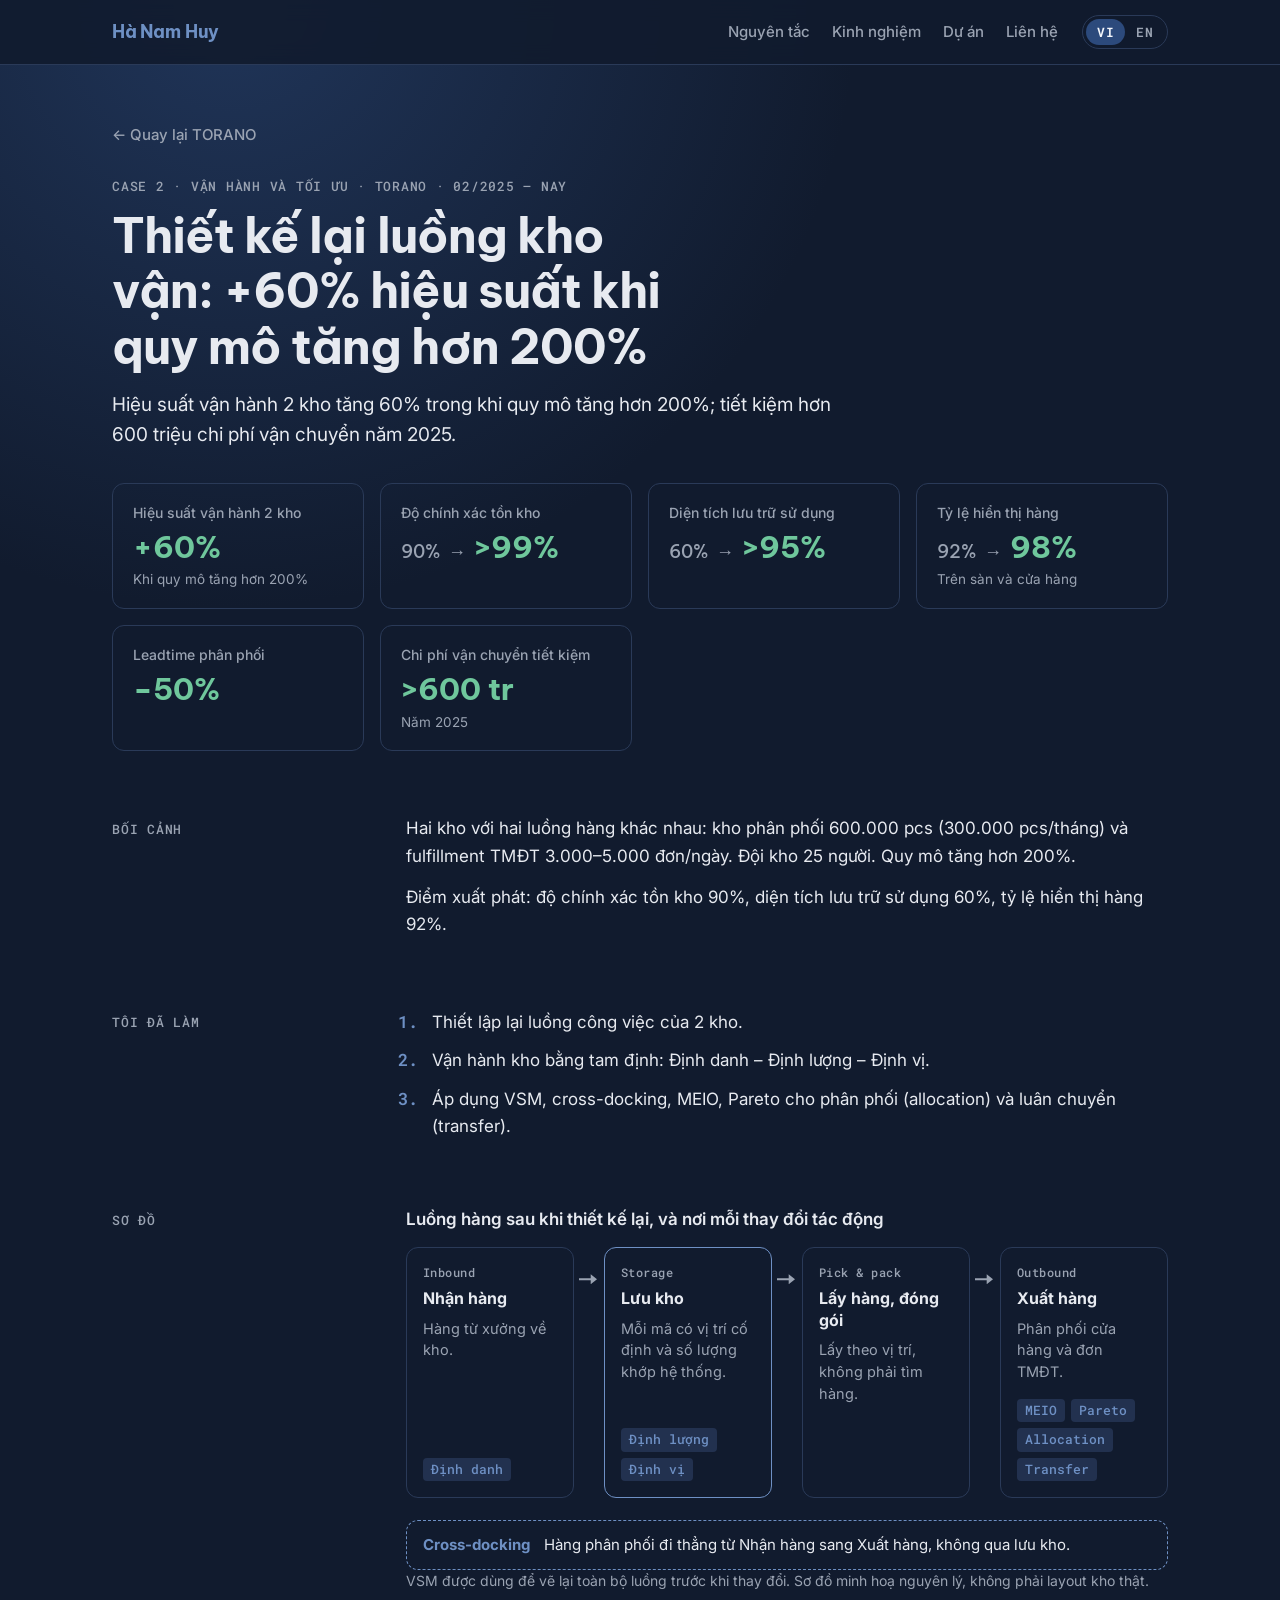
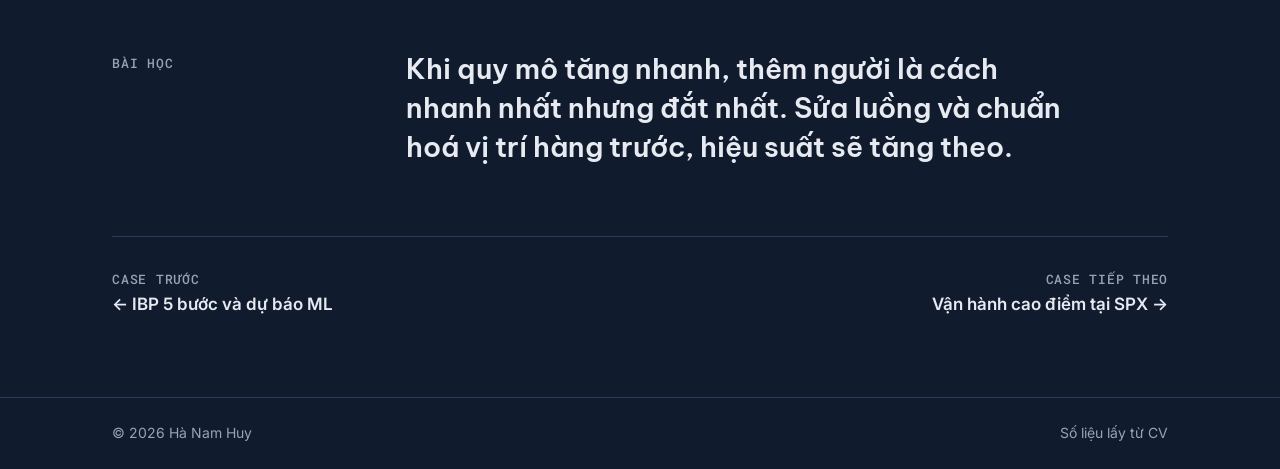
<file: case-fulfillment.html>
<!doctype html>
<html lang="vi" data-lang="vi">
<head>
<meta charset="utf-8">
<meta name="viewport" content="width=device-width, initial-scale=1, viewport-fit=cover">
<title>Fulfillment Flow · Hà Nam Huy</title>
<meta name="description" content="Case: thiết kế lại luồng kho vận tại TORANO. Hiệu suất 2 kho +60% khi quy mô tăng hơn 200%.">
<link rel="preconnect" href="https://fonts.googleapis.com">
<link rel="preconnect" href="https://fonts.gstatic.com" crossorigin>
<link rel="stylesheet" href="https://fonts.googleapis.com/css2?family=Be+Vietnam+Pro:wght@500;600;700&family=Inter:wght@400;500;600&family=Roboto+Mono:wght@500;600&display=swap">
<link rel="stylesheet" href="style.css">
</head>
<body>

<header class="site-header">
  <div class="wrap">
    <a class="wordmark" href="./">Hà Nam Huy</a>
    <nav class="nav" aria-label="Chính">
      <a href="./#principles"><span class="vi">Nguyên tắc</span><span class="en">Principles</span></a>
      <a href="./#experience"><span class="vi">Kinh nghiệm</span><span class="en">Experience</span></a>
      <a href="./#projects"><span class="vi">Dự án</span><span class="en">Work</span></a>
      <a href="./#contact"><span class="vi">Liên hệ</span><span class="en">Contact</span></a>
    </nav>
    <div class="lang-toggle" role="group" aria-label="Ngôn ngữ / Language">
      <button type="button" id="lang-vi" data-set-lang="vi" aria-pressed="true">VI</button>
      <button type="button" id="lang-en" data-goatcounter-click="click-lang-en" data-goatcounter-title="Chuyển EN" data-set-lang="en" aria-pressed="false">EN</button>
    </div>
  </div>
</header>

<main>
  <section class="case-hero">
    <div class="wrap">
      <a class="back" href="./#exp-torano"><span class="vi">← Quay lại TORANO</span><span class="en">← Back to TORANO</span></a>
      <span class="label"><span class="vi">Case 2 · Vận hành và tối ưu · TORANO · 02/2025 – nay</span><span class="en">Case 2 · Operations &amp; optimization · TORANO · 02/2025 – present</span></span>
      <h1><span class="vi">Thiết kế lại luồng kho vận: +60% hiệu suất khi quy mô tăng hơn 200%</span><span class="en">Redesigning warehouse flow: +60% productivity while volume grew 200%+</span></h1>
      <p class="lead"><span class="vi">Hiệu suất vận hành 2 kho tăng 60% trong khi quy mô tăng hơn 200%; tiết kiệm hơn 600 triệu chi phí vận chuyển năm 2025.</span><span class="en">Productivity across two warehouses rose 60% while volume grew more than 200%, and transport cost fell by VND 600M+ in 2025.</span></p>

      <ul class="kpi-grid">
        <li class="kpi">
          <span class="k-label"><span class="vi">Hiệu suất vận hành 2 kho</span><span class="en">Productivity, 2 warehouses</span></span>
          <span class="k-value">+60%</span>
          <span class="k-note"><span class="vi">Khi quy mô tăng hơn 200%</span><span class="en">While volume grew 200%+</span></span>
        </li>
        <li class="kpi">
          <span class="k-label"><span class="vi">Độ chính xác tồn kho</span><span class="en">Inventory accuracy</span></span>
          <span class="k-value"><span class="k-before">90%</span><span class="k-arrow">→</span>&gt;99%</span>
        </li>
        <li class="kpi">
          <span class="k-label"><span class="vi">Diện tích lưu trữ sử dụng</span><span class="en">Storage space utilization</span></span>
          <span class="k-value"><span class="k-before">60%</span><span class="k-arrow">→</span>&gt;95%</span>
        </li>
        <li class="kpi">
          <span class="k-label"><span class="vi">Tỷ lệ hiển thị hàng</span><span class="en">Availability rate</span></span>
          <span class="k-value"><span class="k-before">92%</span><span class="k-arrow">→</span>98%</span>
          <span class="k-note"><span class="vi">Trên sàn và cửa hàng</span><span class="en">Marketplaces and stores</span></span>
        </li>
        <li class="kpi">
          <span class="k-label"><span class="vi">Leadtime phân phối</span><span class="en">Distribution lead time</span></span>
          <span class="k-value">−50%</span>
        </li>
        <li class="kpi">
          <span class="k-label"><span class="vi">Chi phí vận chuyển tiết kiệm</span><span class="en">Transport cost saved</span></span>
          <span class="k-value"><span class="vi">&gt;600 tr</span><span class="en">VND 600M+</span></span>
          <span class="k-note"><span class="vi">Năm 2025</span><span class="en">In 2025</span></span>
        </li>
      </ul>
    </div>
  </section>

  <div class="wrap">
    <div class="case-body">
      <section class="case-section">
        <h2 class="label"><span class="vi">Bối cảnh</span><span class="en">Context</span></h2>
        <div class="content">
          <p class="vi">Hai kho với hai luồng hàng khác nhau: kho phân phối 600.000 pcs (300.000 pcs/tháng) và fulfillment TMĐT 3.000–5.000 đơn/ngày. Đội kho 25 người. Quy mô tăng hơn 200%.</p>
          <p class="en">Two warehouses with two different flows: a 600,000-pc distribution stock (300,000 pcs a month) and e-commerce fulfillment of 3,000–5,000 orders a day. A 25-person warehouse team. Volume grew by more than 200%.</p>
          <p class="vi">Điểm xuất phát: độ chính xác tồn kho 90%, diện tích lưu trữ sử dụng 60%, tỷ lệ hiển thị hàng 92%.</p>
          <p class="en">Starting point: 90% inventory accuracy, 60% storage space utilization, 92% availability.</p>
        </div>
      </section>

      <section class="case-section">
        <h2 class="label"><span class="vi">Tôi đã làm</span><span class="en">What I did</span></h2>
        <div class="content">
          <ol class="did vi">
            <li>Thiết lập lại luồng công việc của 2 kho.</li>
            <li>Vận hành kho bằng tam định: Định danh – Định lượng – Định vị.</li>
            <li>Áp dụng VSM, cross-docking, MEIO, Pareto cho phân phối (allocation) và luân chuyển (transfer).</li>
          </ol>
          <ol class="did en">
            <li>Redesigned the work flow in both warehouses.</li>
            <li>Ran the warehouses on three rules: every item identified, counted and located.</li>
            <li>Applied VSM, cross-docking, MEIO and Pareto to allocation and transfers.</li>
          </ol>
        </div>
      </section>

      <section class="case-section is-wide">
        <h2 class="label"><span class="vi">Sơ đồ</span><span class="en">Diagram</span></h2>
        <div class="content">
          <p class="diagram-title"><span class="vi">Luồng hàng sau khi thiết kế lại, và nơi mỗi thay đổi tác động</span><span class="en">The redesigned flow, and where each change acts</span></p>
          <ol class="flow" style="--steps:4">
            <li class="flow-step">
              <span class="step-no">Inbound</span>
              <b><span class="vi">Nhận hàng</span><span class="en">Receive</span></b>
              <p><span class="vi">Hàng từ xưởng về kho.</span><span class="en">Goods arrive from production.</span></p>
              <div class="inputs"><span class="in-chip"><span class="vi">Định danh</span><span class="en">Identify</span></span></div>
            </li>
            <li class="flow-step is-key">
              <span class="step-no">Storage</span>
              <b><span class="vi">Lưu kho</span><span class="en">Store</span></b>
              <p><span class="vi">Mỗi mã có vị trí cố định và số lượng khớp hệ thống.</span><span class="en">Every SKU has a fixed location and a count that matches the system.</span></p>
              <div class="inputs"><span class="in-chip"><span class="vi">Định lượng</span><span class="en">Count</span></span><span class="in-chip"><span class="vi">Định vị</span><span class="en">Locate</span></span></div>
            </li>
            <li class="flow-step">
              <span class="step-no">Pick &amp; pack</span>
              <b><span class="vi">Lấy hàng, đóng gói</span><span class="en">Pick and pack</span></b>
              <p><span class="vi">Lấy theo vị trí, không phải tìm hàng.</span><span class="en">Pick by location instead of searching.</span></p>
            </li>
            <li class="flow-step">
              <span class="step-no">Outbound</span>
              <b><span class="vi">Xuất hàng</span><span class="en">Ship</span></b>
              <p><span class="vi">Phân phối cửa hàng và đơn TMĐT.</span><span class="en">Store allocation and e-commerce orders.</span></p>
              <div class="inputs"><span class="in-chip">MEIO</span><span class="in-chip">Pareto</span><span class="in-chip">Allocation</span><span class="in-chip">Transfer</span></div>
            </li>
          </ol>
          <div class="bypass">
            <b>Cross-docking</b>
            <span><span class="vi">Hàng phân phối đi thẳng từ Nhận hàng sang Xuất hàng, không qua lưu kho.</span><span class="en">Allocation stock goes straight from receiving to shipping, skipping storage.</span></span>
          </div>
          <p class="diagram-note"><span class="vi">VSM được dùng để vẽ lại toàn bộ luồng trước khi thay đổi. Sơ đồ minh hoạ nguyên lý, không phải layout kho thật.</span><span class="en">VSM was used to map the full flow before any change. The diagram shows the principle, not the real warehouse layout.</span></p>
        </div>
      </section>

      <section class="case-section">
        <h2 class="label"><span class="vi">Bài học</span><span class="en">Lesson</span></h2>
        <div class="content">
          <p class="lesson vi">Khi quy mô tăng nhanh, thêm người là cách nhanh nhất nhưng đắt nhất. Sửa luồng và chuẩn hoá vị trí hàng trước, hiệu suất sẽ tăng theo.</p>
          <p class="lesson en">When volume grows fast, adding people is the quickest fix and the most expensive one. Fix the flow and standardize where stock lives first; productivity follows.</p>
        </div>
      </section>

      <nav class="case-nav" aria-label="Case khác">
        <a href="case-ibp.html" data-goatcounter-click="click-case-ibp" data-goatcounter-title="Case IBP">
          <span class="label"><span class="vi">Case trước</span><span class="en">Previous case</span></span>
          <b><span class="vi">← IBP 5 bước và dự báo ML</span><span class="en">← 5-step IBP and ML forecasting</span></b>
        </a>
        <a class="next" href="case-spx.html" data-goatcounter-click="click-case-spx" data-goatcounter-title="Case SPX">
          <span class="label"><span class="vi">Case tiếp theo</span><span class="en">Next case</span></span>
          <b><span class="vi">Vận hành cao điểm tại SPX →</span><span class="en">Peak operations at SPX →</span></b>
        </a>
      </nav>
    </div>
  </div>
</main>

<footer class="site-footer">
  <div class="wrap">
    <span>© 2026 Hà Nam Huy</span>
    <span><span class="vi">Số liệu lấy từ CV</span><span class="en">Figures from my CV</span></span>
  </div>
</footer>

<script data-goatcounter="https://huyhn1119.goatcounter.com/count" async src="//gc.zgo.at/count.js"></script>
<script src="main.js"></script>
</body>
</html>
</file>
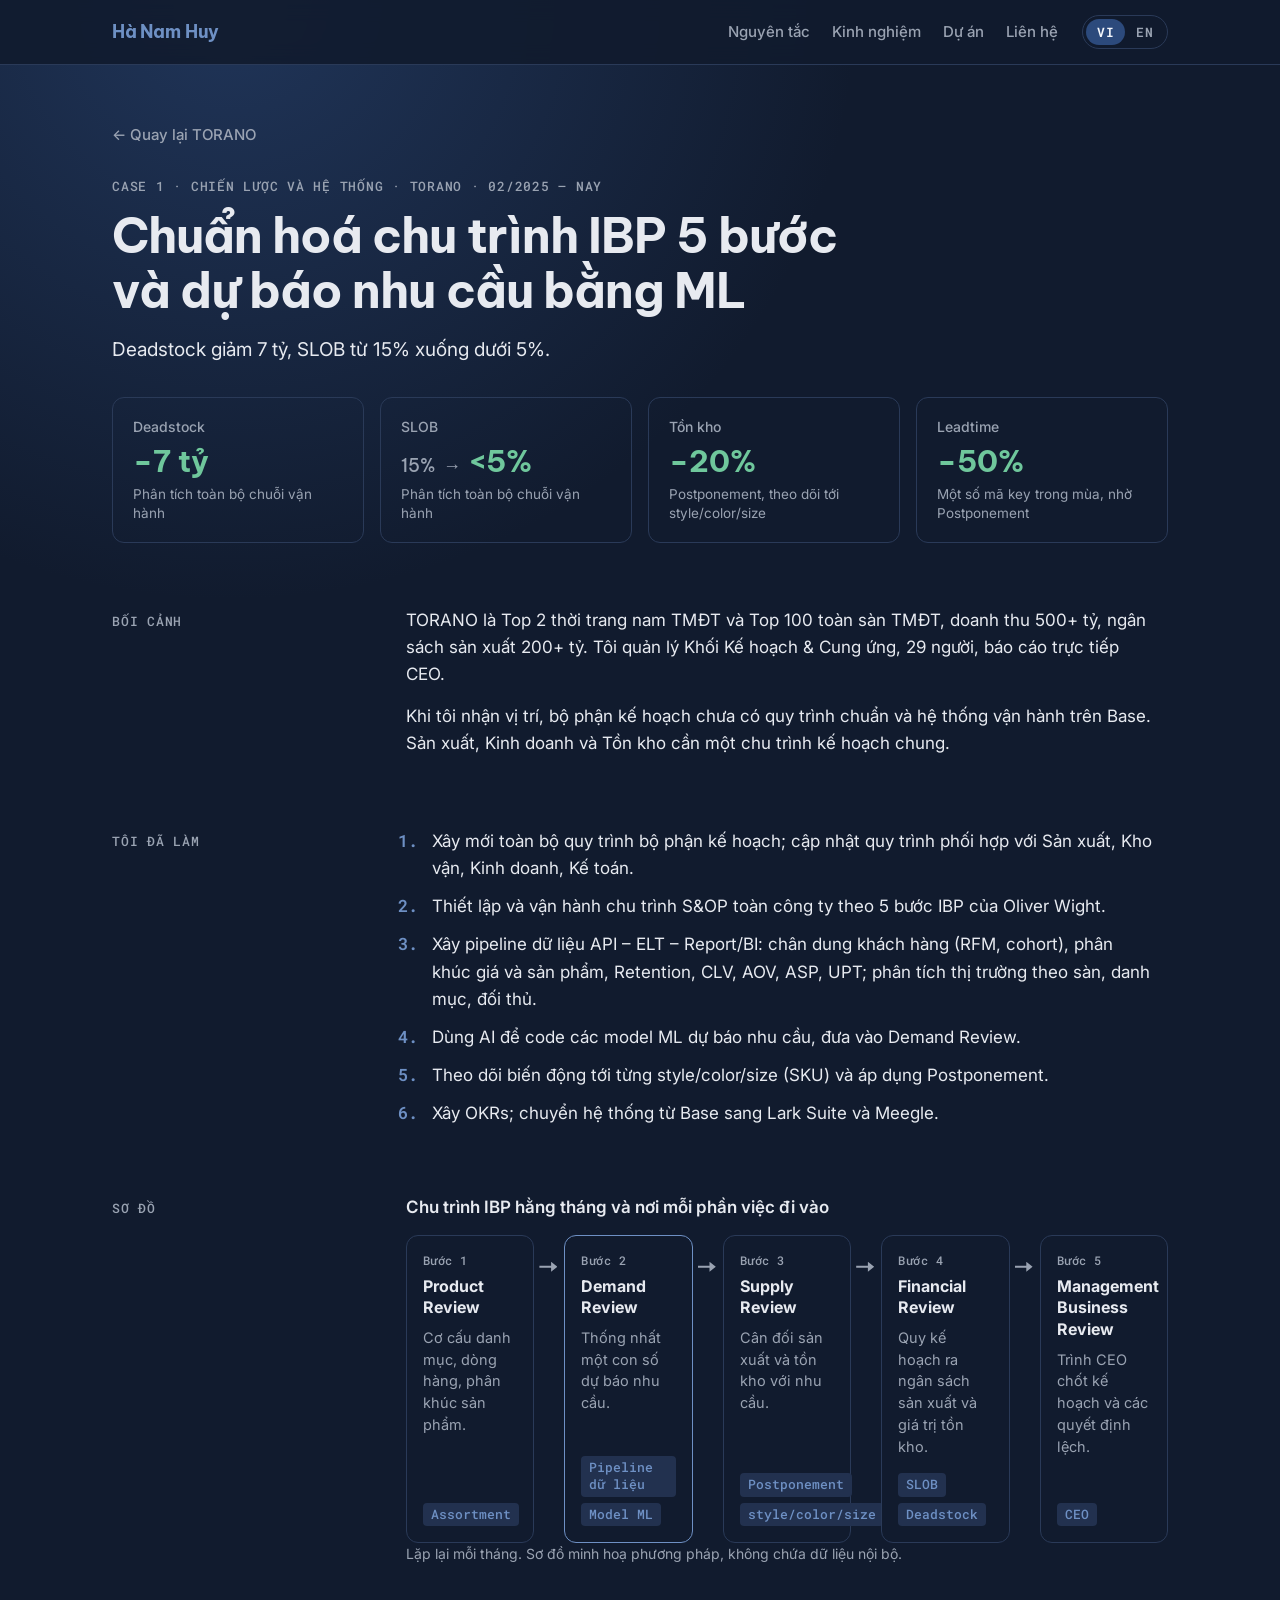
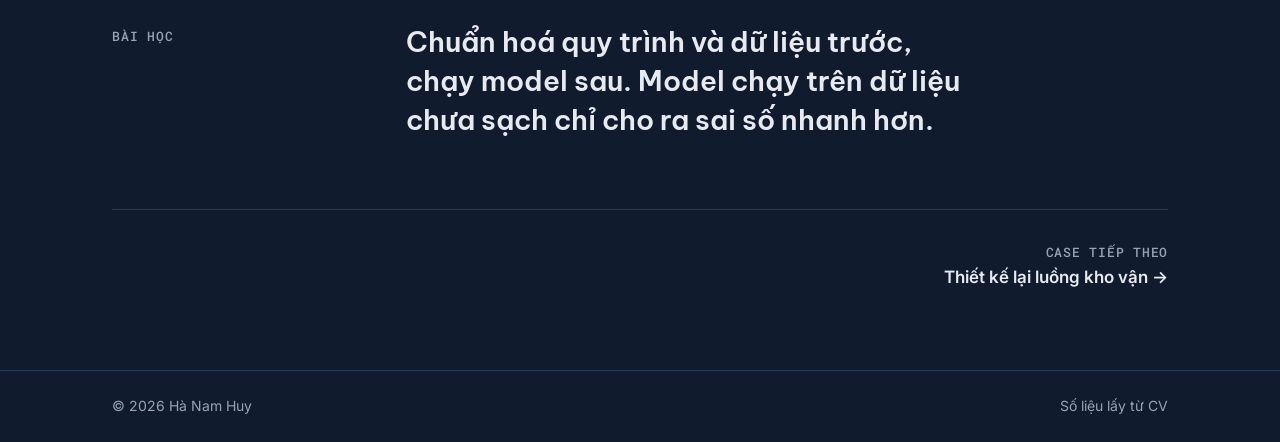
<file: case-ibp.html>
<!doctype html>
<html lang="vi" data-lang="vi">
<head>
<meta charset="utf-8">
<meta name="viewport" content="width=device-width, initial-scale=1, viewport-fit=cover">
<title>IBP &amp; ML Forecasting · Hà Nam Huy</title>
<meta name="description" content="Case: chuẩn hoá chu trình IBP 5 bước và dự báo nhu cầu bằng ML tại TORANO. Deadstock −7 tỷ, SLOB 15% → <5%.">
<link rel="preconnect" href="https://fonts.googleapis.com">
<link rel="preconnect" href="https://fonts.gstatic.com" crossorigin>
<link rel="stylesheet" href="https://fonts.googleapis.com/css2?family=Be+Vietnam+Pro:wght@500;600;700&family=Inter:wght@400;500;600&family=Roboto+Mono:wght@500;600&display=swap">
<link rel="stylesheet" href="style.css">
</head>
<body>

<header class="site-header">
  <div class="wrap">
    <a class="wordmark" href="./">Hà Nam Huy</a>
    <nav class="nav" aria-label="Chính">
      <a href="./#principles"><span class="vi">Nguyên tắc</span><span class="en">Principles</span></a>
      <a href="./#experience"><span class="vi">Kinh nghiệm</span><span class="en">Experience</span></a>
      <a href="./#projects"><span class="vi">Dự án</span><span class="en">Work</span></a>
      <a href="./#contact"><span class="vi">Liên hệ</span><span class="en">Contact</span></a>
    </nav>
    <div class="lang-toggle" role="group" aria-label="Ngôn ngữ / Language">
      <button type="button" id="lang-vi" data-set-lang="vi" aria-pressed="true">VI</button>
      <button type="button" id="lang-en" data-goatcounter-click="click-lang-en" data-goatcounter-title="Chuyển EN" data-set-lang="en" aria-pressed="false">EN</button>
    </div>
  </div>
</header>

<main>
  <section class="case-hero">
    <div class="wrap">
      <a class="back" href="./#exp-torano"><span class="vi">← Quay lại TORANO</span><span class="en">← Back to TORANO</span></a>
      <span class="label"><span class="vi">Case 1 · Chiến lược và hệ thống · TORANO · 02/2025 – nay</span><span class="en">Case 1 · Strategy &amp; systems · TORANO · 02/2025 – present</span></span>
      <h1><span class="vi">Chuẩn hoá chu trình IBP 5 bước và dự báo nhu cầu bằng ML</span><span class="en">Standardizing a 5-step IBP cycle with ML demand forecasting</span></h1>
      <p class="lead"><span class="vi">Deadstock giảm 7 tỷ, SLOB từ 15% xuống dưới 5%.</span><span class="en">Deadstock down VND 7B; SLOB from 15% to under 5%.</span></p>

      <ul class="kpi-grid">
        <li class="kpi">
          <span class="k-label">Deadstock</span>
          <span class="k-value"><span class="vi">−7 tỷ</span><span class="en">−VND 7B</span></span>
          <span class="k-note"><span class="vi">Phân tích toàn bộ chuỗi vận hành</span><span class="en">Analysis across the full operating chain</span></span>
        </li>
        <li class="kpi">
          <span class="k-label">SLOB</span>
          <span class="k-value"><span class="k-before">15%</span><span class="k-arrow">→</span>&lt;5%</span>
          <span class="k-note"><span class="vi">Phân tích toàn bộ chuỗi vận hành</span><span class="en">Analysis across the full operating chain</span></span>
        </li>
        <li class="kpi">
          <span class="k-label"><span class="vi">Tồn kho</span><span class="en">Inventory</span></span>
          <span class="k-value">−20%</span>
          <span class="k-note"><span class="vi">Postponement, theo dõi tới style/color/size</span><span class="en">Postponement, tracking to style/color/size</span></span>
        </li>
        <li class="kpi">
          <span class="k-label">Leadtime</span>
          <span class="k-value">−50%</span>
          <span class="k-note"><span class="vi">Một số mã key trong mùa, nhờ Postponement</span><span class="en">Selected key SKUs in season, via postponement</span></span>
        </li>
      </ul>
    </div>
  </section>

  <div class="wrap">
    <div class="case-body">
      <section class="case-section">
        <h2 class="label"><span class="vi">Bối cảnh</span><span class="en">Context</span></h2>
        <div class="content">
          <p class="vi">TORANO là Top 2 thời trang nam TMĐT và Top 100 toàn sàn TMĐT, doanh thu 500+ tỷ, ngân sách sản xuất 200+ tỷ. Tôi quản lý Khối Kế hoạch &amp; Cung ứng, 29 người, báo cáo trực tiếp CEO.</p>
          <p class="en">TORANO ranks Top 2 in men's fashion e-commerce and Top 100 across all e-commerce, with VND 500B+ revenue and a VND 200B+ production budget. I lead the Planning &amp; Supply division: 29 people, reporting to the CEO.</p>
          <p class="vi">Khi tôi nhận vị trí, bộ phận kế hoạch chưa có quy trình chuẩn và hệ thống vận hành trên Base. Sản xuất, Kinh doanh và Tồn kho cần một chu trình kế hoạch chung.</p>
          <p class="en">When I joined, the planning team had no standard process and ran on Base. Production, sales and inventory needed one shared planning cycle.</p>
        </div>
      </section>

      <section class="case-section">
        <h2 class="label"><span class="vi">Tôi đã làm</span><span class="en">What I did</span></h2>
        <div class="content">
          <ol class="did vi">
            <li>Xây mới toàn bộ quy trình bộ phận kế hoạch; cập nhật quy trình phối hợp với Sản xuất, Kho vận, Kinh doanh, Kế toán.</li>
            <li>Thiết lập và vận hành chu trình S&amp;OP toàn công ty theo 5 bước IBP của Oliver Wight.</li>
            <li>Xây pipeline dữ liệu API – ELT – Report/BI: chân dung khách hàng (RFM, cohort), phân khúc giá và sản phẩm, Retention, CLV, AOV, ASP, UPT; phân tích thị trường theo sàn, danh mục, đối thủ.</li>
            <li>Dùng AI để code các model ML dự báo nhu cầu, đưa vào Demand Review.</li>
            <li>Theo dõi biến động tới từng style/color/size (SKU) và áp dụng Postponement.</li>
            <li>Xây OKRs; chuyển hệ thống từ Base sang Lark Suite và Meegle.</li>
          </ol>
          <ol class="did en">
            <li>Built the planning team's processes from scratch and updated hand-offs with production, warehousing, sales and accounting.</li>
            <li>Set up and ran a company-wide S&amp;OP cycle on Oliver Wight's 5-step IBP.</li>
            <li>Built an API – ELT – Report/BI data pipeline: customer profiles (RFM, cohort), price and product segments, retention, CLV, AOV, ASP, UPT; market analysis by marketplace, category and competitor.</li>
            <li>Used AI to code ML demand-forecasting models that feed the Demand Review.</li>
            <li>Tracked movement down to style/color/size (SKU) and applied postponement.</li>
            <li>Set up OKRs and moved the company from Base to Lark Suite and Meegle.</li>
          </ol>
        </div>
      </section>

      <section class="case-section is-wide">
        <h2 class="label"><span class="vi">Sơ đồ</span><span class="en">Diagram</span></h2>
        <div class="content">
          <p class="diagram-title"><span class="vi">Chu trình IBP hằng tháng và nơi mỗi phần việc đi vào</span><span class="en">The monthly IBP cycle and where each piece of work plugs in</span></p>
          <ol class="flow" style="--steps:5">
            <li class="flow-step">
              <span class="step-no"><span class="vi">Bước 1</span><span class="en">Step 1</span></span>
              <b>Product Review</b>
              <p><span class="vi">Cơ cấu danh mục, dòng hàng, phân khúc sản phẩm.</span><span class="en">Category, product line and segment structure.</span></p>
              <div class="inputs"><span class="in-chip">Assortment</span></div>
            </li>
            <li class="flow-step is-key">
              <span class="step-no"><span class="vi">Bước 2</span><span class="en">Step 2</span></span>
              <b>Demand Review</b>
              <p><span class="vi">Thống nhất một con số dự báo nhu cầu.</span><span class="en">Agree one demand forecast.</span></p>
              <div class="inputs"><span class="in-chip"><span class="vi">Pipeline dữ liệu</span><span class="en">Data pipeline</span></span><span class="in-chip"><span class="vi">Model ML</span><span class="en">ML model</span></span></div>
            </li>
            <li class="flow-step">
              <span class="step-no"><span class="vi">Bước 3</span><span class="en">Step 3</span></span>
              <b>Supply Review</b>
              <p><span class="vi">Cân đối sản xuất và tồn kho với nhu cầu.</span><span class="en">Balance production and stock against demand.</span></p>
              <div class="inputs"><span class="in-chip">Postponement</span><span class="in-chip">style/color/size</span></div>
            </li>
            <li class="flow-step">
              <span class="step-no"><span class="vi">Bước 4</span><span class="en">Step 4</span></span>
              <b>Financial Review</b>
              <p><span class="vi">Quy kế hoạch ra ngân sách sản xuất và giá trị tồn kho.</span><span class="en">Turn the plan into production budget and stock value.</span></p>
              <div class="inputs"><span class="in-chip">SLOB</span><span class="in-chip">Deadstock</span></div>
            </li>
            <li class="flow-step">
              <span class="step-no"><span class="vi">Bước 5</span><span class="en">Step 5</span></span>
              <b>Management Business Review</b>
              <p><span class="vi">Trình CEO chốt kế hoạch và các quyết định lệch.</span><span class="en">CEO signs off the plan and the gap decisions.</span></p>
              <div class="inputs"><span class="in-chip">CEO</span></div>
            </li>
          </ol>
          <p class="diagram-note"><span class="vi">Lặp lại mỗi tháng. Sơ đồ minh hoạ phương pháp, không chứa dữ liệu nội bộ.</span><span class="en">Repeats every month. The diagram shows the method and holds no internal data.</span></p>
        </div>
      </section>

      <section class="case-section">
        <h2 class="label"><span class="vi">Bài học</span><span class="en">Lesson</span></h2>
        <div class="content">
          <p class="lesson vi">Chuẩn hoá quy trình và dữ liệu trước, chạy model sau. Model chạy trên dữ liệu chưa sạch chỉ cho ra sai số nhanh hơn.</p>
          <p class="lesson en">Standardize the process and the data first, then run the model. A model on unclean data just produces errors faster.</p>
        </div>
      </section>

      <nav class="case-nav" aria-label="Case khác">
        <a class="next" href="case-fulfillment.html" data-goatcounter-click="click-case-fulfillment" data-goatcounter-title="Case Fulfillment">
          <span class="label"><span class="vi">Case tiếp theo</span><span class="en">Next case</span></span>
          <b><span class="vi">Thiết kế lại luồng kho vận →</span><span class="en">Redesigning warehouse flow →</span></b>
        </a>
      </nav>
    </div>
  </div>
</main>

<footer class="site-footer">
  <div class="wrap">
    <span>© 2026 Hà Nam Huy</span>
    <span><span class="vi">Số liệu lấy từ CV</span><span class="en">Figures from my CV</span></span>
  </div>
</footer>

<script data-goatcounter="https://huyhn1119.goatcounter.com/count" async src="//gc.zgo.at/count.js"></script>
<script src="main.js"></script>
</body>
</html>
</file>
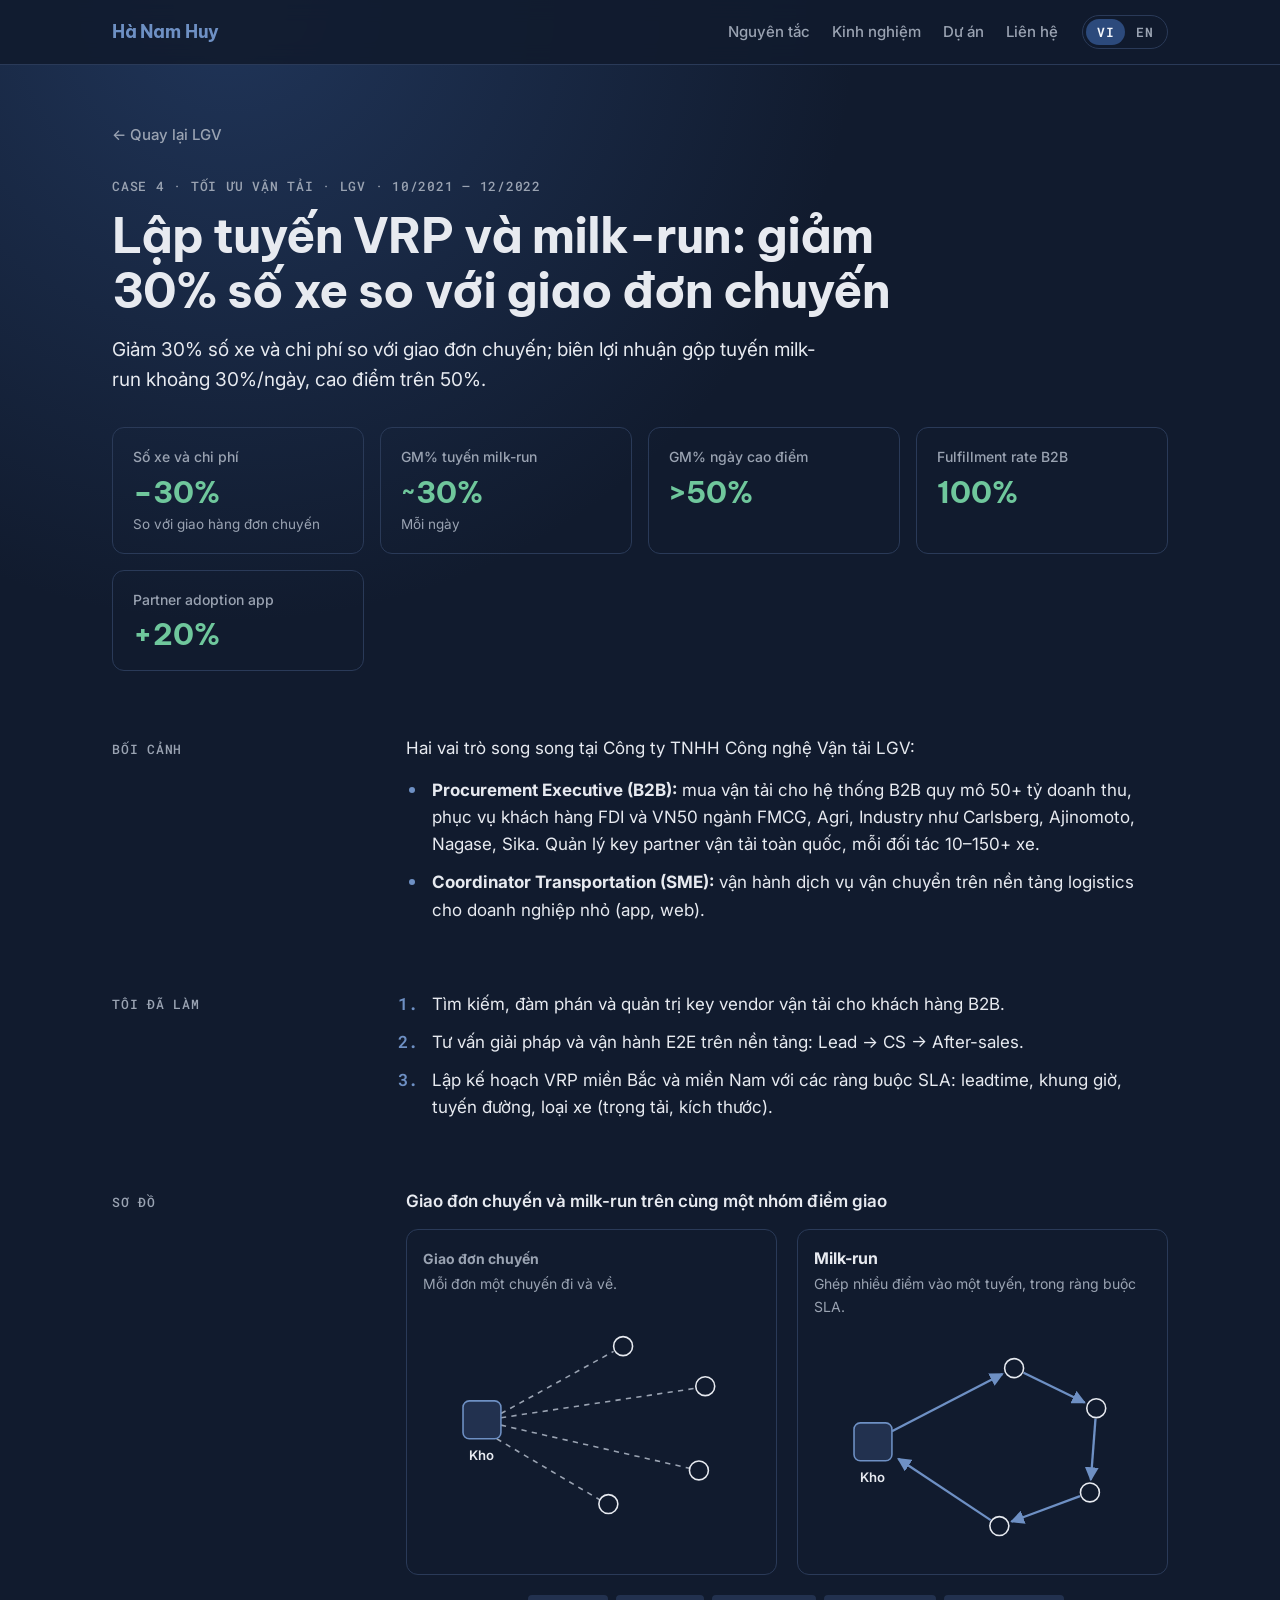
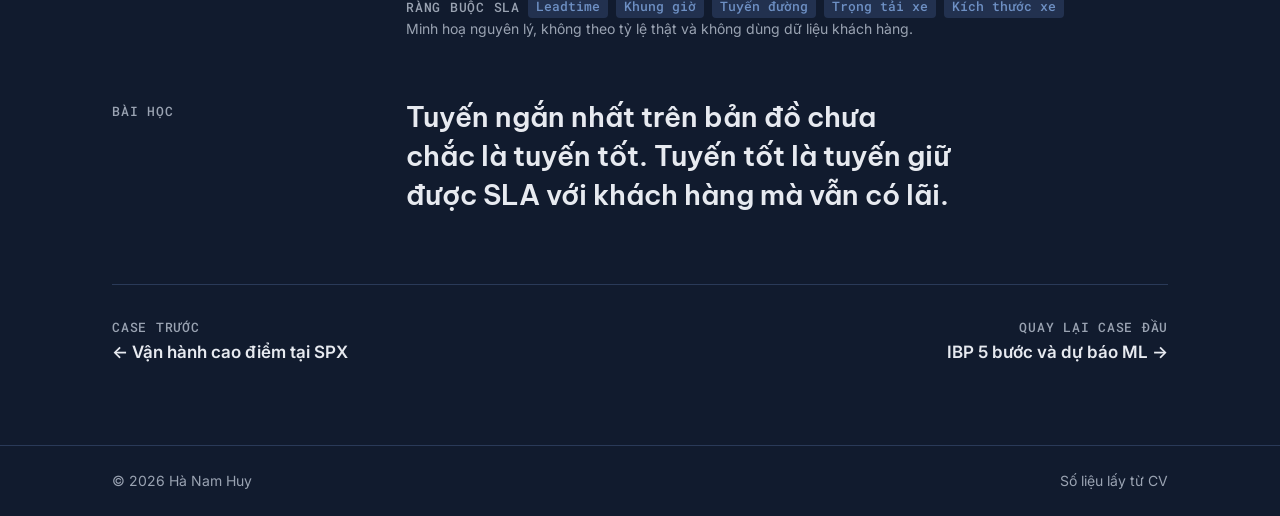
<file: case-lgv.html>
<!doctype html>
<html lang="vi" data-lang="vi">
<head>
<meta charset="utf-8">
<meta name="viewport" content="width=device-width, initial-scale=1, viewport-fit=cover">
<title>LGV VRP &amp; Milk-run · Hà Nam Huy</title>
<meta name="description" content="Case: lập tuyến VRP và milk-run tại LGV, giảm 30% số xe và chi phí so với giao đơn chuyến.">
<link rel="preconnect" href="https://fonts.googleapis.com">
<link rel="preconnect" href="https://fonts.gstatic.com" crossorigin>
<link rel="stylesheet" href="https://fonts.googleapis.com/css2?family=Be+Vietnam+Pro:wght@500;600;700&family=Inter:wght@400;500;600&family=Roboto+Mono:wght@500;600&display=swap">
<link rel="stylesheet" href="style.css">
</head>
<body>

<header class="site-header">
  <div class="wrap">
    <a class="wordmark" href="./">Hà Nam Huy</a>
    <nav class="nav" aria-label="Chính">
      <a href="./#principles"><span class="vi">Nguyên tắc</span><span class="en">Principles</span></a>
      <a href="./#experience"><span class="vi">Kinh nghiệm</span><span class="en">Experience</span></a>
      <a href="./#projects"><span class="vi">Dự án</span><span class="en">Work</span></a>
      <a href="./#contact"><span class="vi">Liên hệ</span><span class="en">Contact</span></a>
    </nav>
    <div class="lang-toggle" role="group" aria-label="Ngôn ngữ / Language">
      <button type="button" id="lang-vi" data-set-lang="vi" aria-pressed="true">VI</button>
      <button type="button" id="lang-en" data-goatcounter-click="click-lang-en" data-goatcounter-title="Chuyển EN" data-set-lang="en" aria-pressed="false">EN</button>
    </div>
  </div>
</header>

<main>
  <section class="case-hero">
    <div class="wrap">
      <a class="back" href="./#exp-lgv"><span class="vi">← Quay lại LGV</span><span class="en">← Back to LGV</span></a>
      <span class="label"><span class="vi">Case 4 · Tối ưu vận tải · LGV · 10/2021 – 12/2022</span><span class="en">Case 4 · Transport optimization · LGV · 10/2021 – 12/2022</span></span>
      <h1><span class="vi">Lập tuyến VRP và milk-run: giảm 30% số xe so với giao đơn chuyến</span><span class="en">VRP routing and milk-runs: 30% fewer vehicles than single-drop trips</span></h1>
      <p class="lead"><span class="vi">Giảm 30% số xe và chi phí so với giao đơn chuyến; biên lợi nhuận gộp tuyến milk-run khoảng 30%/ngày, cao điểm trên 50%.</span><span class="en">30% fewer vehicles and lower cost than single-drop delivery; milk-run gross margin around 30% a day, above 50% at peak.</span></p>

      <ul class="kpi-grid">
        <li class="kpi">
          <span class="k-label"><span class="vi">Số xe và chi phí</span><span class="en">Vehicles and cost</span></span>
          <span class="k-value">−30%</span>
          <span class="k-note"><span class="vi">So với giao hàng đơn chuyến</span><span class="en">Vs. single-drop delivery</span></span>
        </li>
        <li class="kpi">
          <span class="k-label"><span class="vi">GM% tuyến milk-run</span><span class="en">Milk-run gross margin</span></span>
          <span class="k-value">~30%</span>
          <span class="k-note"><span class="vi">Mỗi ngày</span><span class="en">Per day</span></span>
        </li>
        <li class="kpi">
          <span class="k-label"><span class="vi">GM% ngày cao điểm</span><span class="en">Gross margin at peak</span></span>
          <span class="k-value">&gt;50%</span>
        </li>
        <li class="kpi">
          <span class="k-label">Fulfillment rate B2B</span>
          <span class="k-value">100%</span>
        </li>
        <li class="kpi">
          <span class="k-label">Partner adoption app</span>
          <span class="k-value">+20%</span>
        </li>
      </ul>
    </div>
  </section>

  <div class="wrap">
    <div class="case-body">
      <section class="case-section">
        <h2 class="label"><span class="vi">Bối cảnh</span><span class="en">Context</span></h2>
        <div class="content">
          <p class="vi">Hai vai trò song song tại Công ty TNHH Công nghệ Vận tải LGV:</p>
          <p class="en">Two roles in parallel at LGV Transport Technology Co., Ltd.:</p>
          <ul class="did vi">
            <li><b>Procurement Executive (B2B):</b> mua vận tải cho hệ thống B2B quy mô 50+ tỷ doanh thu, phục vụ khách hàng FDI và VN50 ngành FMCG, Agri, Industry như Carlsberg, Ajinomoto, Nagase, Sika. Quản lý key partner vận tải toàn quốc, mỗi đối tác 10–150+ xe.</li>
            <li><b>Coordinator Transportation (SME):</b> vận hành dịch vụ vận chuyển trên nền tảng logistics cho doanh nghiệp nhỏ (app, web).</li>
          </ul>
          <ul class="did en">
            <li><b>Procurement Executive (B2B):</b> bought transport for a B2B business of VND 50B+ revenue, serving FDI and VN50 clients in FMCG, agri and industry such as Carlsberg, Ajinomoto, Nagase and Sika. Managed key transport partners nationwide, 10–150+ vehicles each.</li>
            <li><b>Coordinator Transportation (SME):</b> ran delivery services on a logistics platform for small businesses (app and web).</li>
          </ul>
        </div>
      </section>

      <section class="case-section">
        <h2 class="label"><span class="vi">Tôi đã làm</span><span class="en">What I did</span></h2>
        <div class="content">
          <ol class="did vi">
            <li>Tìm kiếm, đàm phán và quản trị key vendor vận tải cho khách hàng B2B.</li>
            <li>Tư vấn giải pháp và vận hành E2E trên nền tảng: Lead → CS → After-sales.</li>
            <li>Lập kế hoạch VRP miền Bắc và miền Nam với các ràng buộc SLA: leadtime, khung giờ, tuyến đường, loại xe (trọng tải, kích thước).</li>
          </ol>
          <ol class="did en">
            <li>Sourced, negotiated with and managed key transport vendors for B2B clients.</li>
            <li>Advised on solutions and ran the platform end to end: lead → CS → after-sales.</li>
            <li>Planned VRP routes for the North and the South under SLA constraints: lead time, time windows, routes, vehicle type (payload, size).</li>
          </ol>
        </div>
      </section>

      <section class="case-section is-wide">
        <h2 class="label"><span class="vi">Sơ đồ</span><span class="en">Diagram</span></h2>
        <div class="content">
          <p class="diagram-title"><span class="vi">Giao đơn chuyến và milk-run trên cùng một nhóm điểm giao</span><span class="en">Single drops and a milk-run over the same set of stops</span></p>
          <div class="route-compare">
            <figure>
              <figcaption>
                <b><span class="vi">Giao đơn chuyến</span><span class="en">Single-drop trips</span></b>
                <span><span class="vi">Mỗi đơn một chuyến đi và về.</span><span class="en">One round trip per order.</span></span>
              </figcaption>
              <svg viewBox="0 0 320 220" role="img" aria-label="Giao đơn chuyến">
                <line class="map-trip" x1="74" y1="104" x2="181" y2="45"/>
                <line class="map-trip" x1="74" y1="108" x2="259" y2="80"/>
                <line class="map-trip" x1="74" y1="115" x2="253" y2="156"/>
                <line class="map-trip" x1="70" y1="128" x2="168" y2="186"/>
                <rect class="map-depot" x="38" y="92" width="36" height="36" rx="6"/>
                <circle class="map-stop" cx="190" cy="40" r="9"/>
                <circle class="map-stop" cx="268" cy="78" r="9"/>
                <circle class="map-stop" cx="262" cy="158" r="9"/>
                <circle class="map-stop" cx="176" cy="190" r="9"/>
                <text class="map-label vi" x="56" y="148" text-anchor="middle">Kho</text>
                <text class="map-label en" x="56" y="148" text-anchor="middle">Depot</text>
              </svg>
            </figure>
            <figure>
              <figcaption>
                <b>Milk-run</b>
                <span><span class="vi">Ghép nhiều điểm vào một tuyến, trong ràng buộc SLA.</span><span class="en">Several stops on one route, within SLA constraints.</span></span>
              </figcaption>
              <svg viewBox="0 0 320 220" role="img" aria-label="Milk-run">
                <defs>
                  <marker id="loop-arrow" viewBox="0 0 10 10" refX="9" refY="5" markerWidth="6" markerHeight="6" orient="auto-start-reverse">
                    <path class="map-arrow" d="M0 0L10 5L0 10z"/>
                  </marker>
                </defs>
                <line class="map-loop" x1="74" y1="100" x2="179" y2="45.5" marker-end="url(#loop-arrow)"/>
                <line class="map-loop" x1="199" y1="44.4" x2="257" y2="72.7" marker-end="url(#loop-arrow)"/>
                <line class="map-loop" x1="267.3" y1="88" x2="262.9" y2="146" marker-end="url(#loop-arrow)"/>
                <line class="map-loop" x1="252.6" y1="161.5" x2="187.5" y2="185.7" marker-end="url(#loop-arrow)"/>
                <line class="map-loop" x1="167.8" y1="184.3" x2="80" y2="126" marker-end="url(#loop-arrow)"/>
                <rect class="map-depot" x="38" y="92" width="36" height="36" rx="6"/>
                <circle class="map-stop" cx="190" cy="40" r="9"/>
                <circle class="map-stop" cx="268" cy="78" r="9"/>
                <circle class="map-stop" cx="262" cy="158" r="9"/>
                <circle class="map-stop" cx="176" cy="190" r="9"/>
                <text class="map-label vi" x="56" y="148" text-anchor="middle">Kho</text>
                <text class="map-label en" x="56" y="148" text-anchor="middle">Depot</text>
              </svg>
            </figure>
          </div>
          <div class="constraints">
            <span class="label"><span class="vi">Ràng buộc SLA</span><span class="en">SLA constraints</span></span>
            <span class="in-chip">Leadtime</span>
            <span class="in-chip"><span class="vi">Khung giờ</span><span class="en">Time window</span></span>
            <span class="in-chip"><span class="vi">Tuyến đường</span><span class="en">Route</span></span>
            <span class="in-chip"><span class="vi">Trọng tải xe</span><span class="en">Payload</span></span>
            <span class="in-chip"><span class="vi">Kích thước xe</span><span class="en">Vehicle size</span></span>
          </div>
          <p class="diagram-note"><span class="vi">Minh hoạ nguyên lý, không theo tỷ lệ thật và không dùng dữ liệu khách hàng.</span><span class="en">Illustrates the principle; not to scale and uses no client data.</span></p>
        </div>
      </section>

      <section class="case-section">
        <h2 class="label"><span class="vi">Bài học</span><span class="en">Lesson</span></h2>
        <div class="content">
          <p class="lesson vi">Tuyến ngắn nhất trên bản đồ chưa chắc là tuyến tốt. Tuyến tốt là tuyến giữ được SLA với khách hàng mà vẫn có lãi.</p>
          <p class="lesson en">The shortest route on the map isn't always the best one. The best route keeps the customer's SLA and still makes money.</p>
        </div>
      </section>

      <nav class="case-nav" aria-label="Case khác">
        <a href="case-spx.html" data-goatcounter-click="click-case-spx" data-goatcounter-title="Case SPX">
          <span class="label"><span class="vi">Case trước</span><span class="en">Previous case</span></span>
          <b><span class="vi">← Vận hành cao điểm tại SPX</span><span class="en">← Peak operations at SPX</span></b>
        </a>
        <a class="next" href="case-ibp.html" data-goatcounter-click="click-case-ibp" data-goatcounter-title="Case IBP">
          <span class="label"><span class="vi">Quay lại case đầu</span><span class="en">Back to the first case</span></span>
          <b><span class="vi">IBP 5 bước và dự báo ML →</span><span class="en">5-step IBP and ML forecasting →</span></b>
        </a>
      </nav>
    </div>
  </div>
</main>

<footer class="site-footer">
  <div class="wrap">
    <span>© 2026 Hà Nam Huy</span>
    <span><span class="vi">Số liệu lấy từ CV</span><span class="en">Figures from my CV</span></span>
  </div>
</footer>

<script data-goatcounter="https://huyhn1119.goatcounter.com/count" async src="//gc.zgo.at/count.js"></script>
<script src="main.js"></script>
</body>
</html>
</file>
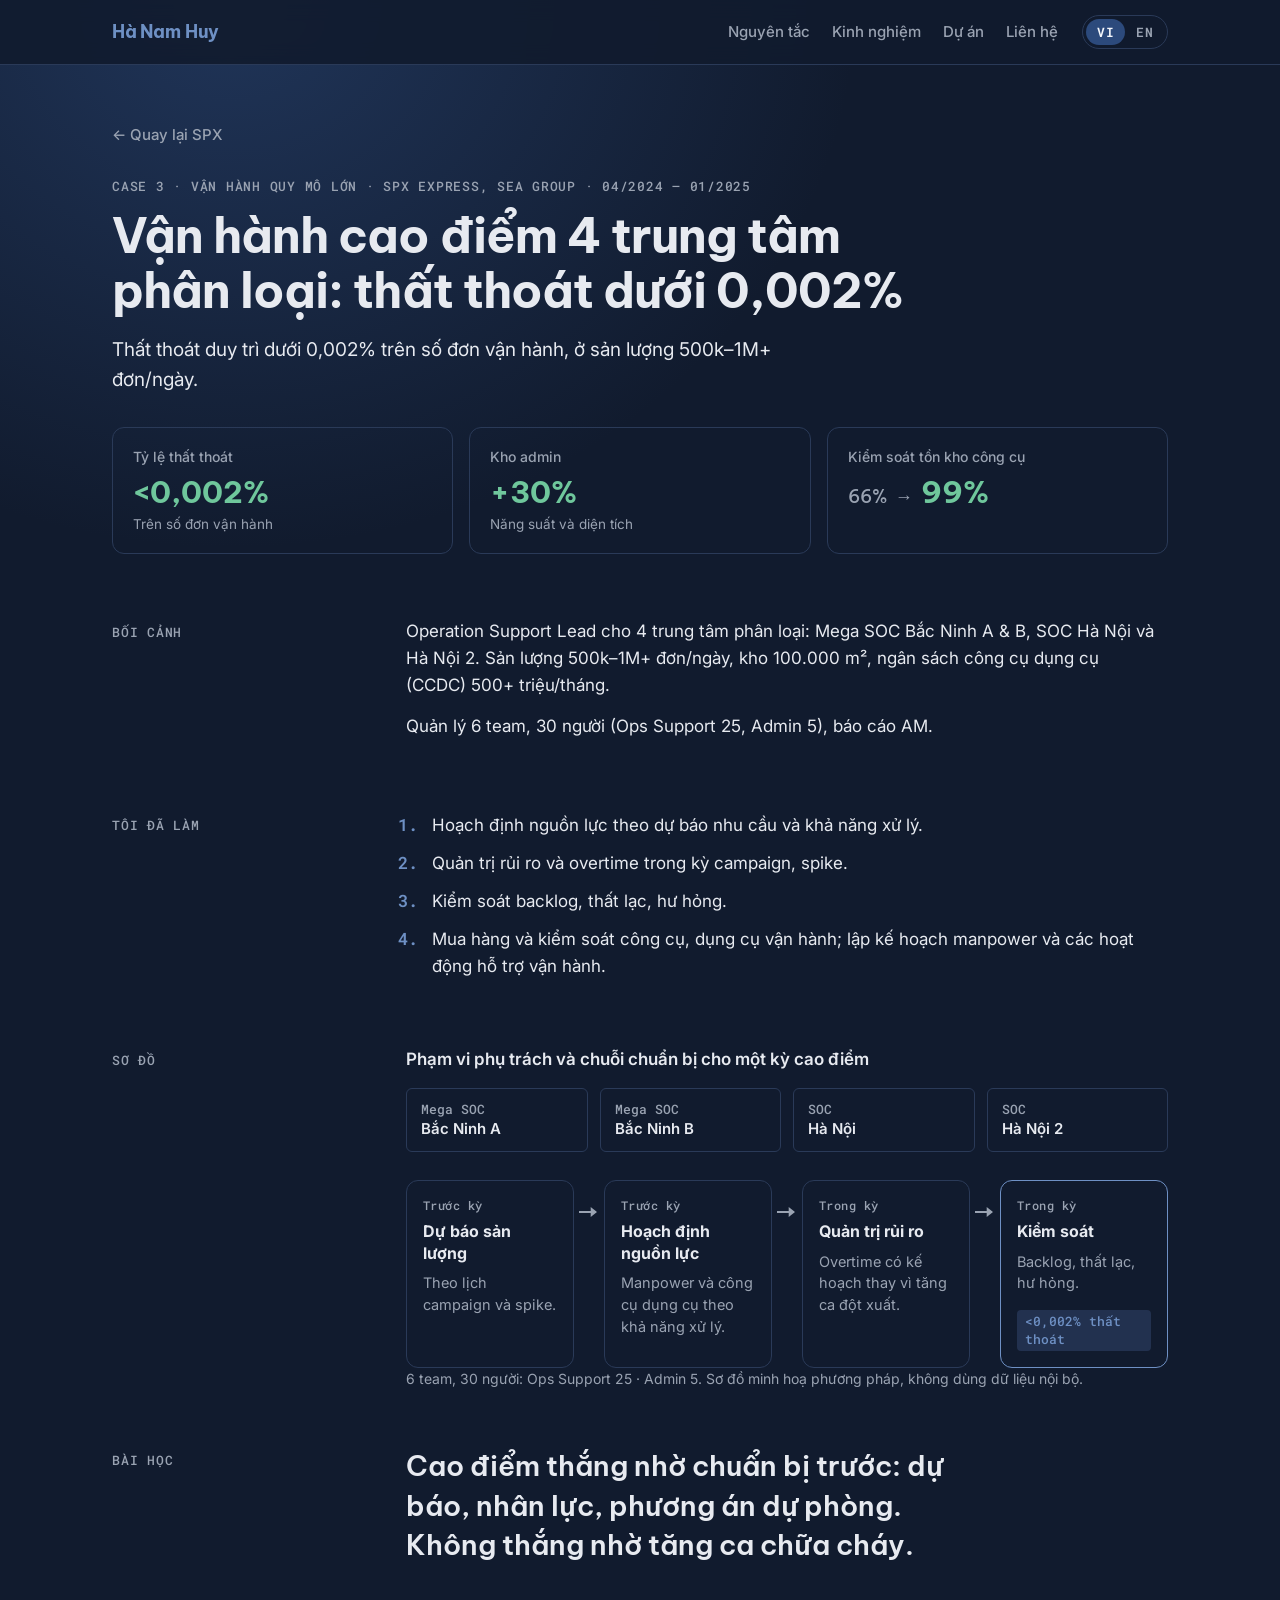
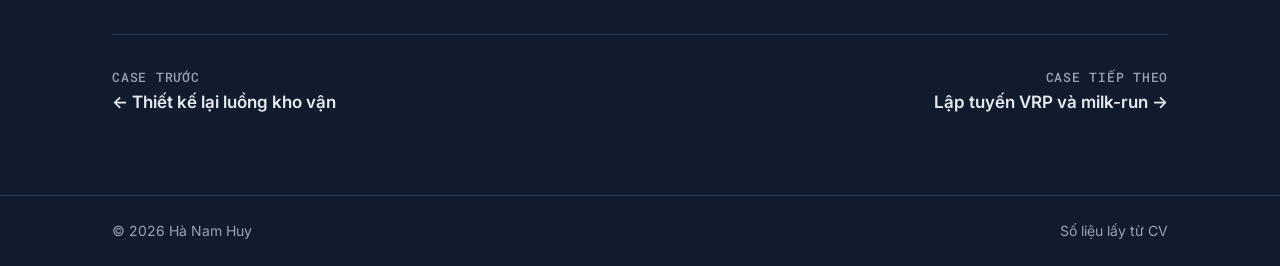
<file: case-spx.html>
<!doctype html>
<html lang="vi" data-lang="vi">
<head>
<meta charset="utf-8">
<meta name="viewport" content="width=device-width, initial-scale=1, viewport-fit=cover">
<title>SPX Peak Operations · Hà Nam Huy</title>
<meta name="description" content="Case: vận hành cao điểm 4 trung tâm phân loại SPX Express, thất thoát dưới 0,002% ở 500k–1M+ đơn/ngày.">
<link rel="preconnect" href="https://fonts.googleapis.com">
<link rel="preconnect" href="https://fonts.gstatic.com" crossorigin>
<link rel="stylesheet" href="https://fonts.googleapis.com/css2?family=Be+Vietnam+Pro:wght@500;600;700&family=Inter:wght@400;500;600&family=Roboto+Mono:wght@500;600&display=swap">
<link rel="stylesheet" href="style.css">
</head>
<body>

<header class="site-header">
  <div class="wrap">
    <a class="wordmark" href="./">Hà Nam Huy</a>
    <nav class="nav" aria-label="Chính">
      <a href="./#principles"><span class="vi">Nguyên tắc</span><span class="en">Principles</span></a>
      <a href="./#experience"><span class="vi">Kinh nghiệm</span><span class="en">Experience</span></a>
      <a href="./#projects"><span class="vi">Dự án</span><span class="en">Work</span></a>
      <a href="./#contact"><span class="vi">Liên hệ</span><span class="en">Contact</span></a>
    </nav>
    <div class="lang-toggle" role="group" aria-label="Ngôn ngữ / Language">
      <button type="button" id="lang-vi" data-set-lang="vi" aria-pressed="true">VI</button>
      <button type="button" id="lang-en" data-goatcounter-click="click-lang-en" data-goatcounter-title="Chuyển EN" data-set-lang="en" aria-pressed="false">EN</button>
    </div>
  </div>
</header>

<main>
  <section class="case-hero">
    <div class="wrap">
      <a class="back" href="./#exp-spx"><span class="vi">← Quay lại SPX</span><span class="en">← Back to SPX</span></a>
      <span class="label"><span class="vi">Case 3 · Vận hành quy mô lớn · SPX Express, SEA Group · 04/2024 – 01/2025</span><span class="en">Case 3 · Large-scale operations · SPX Express, SEA Group · 04/2024 – 01/2025</span></span>
      <h1><span class="vi">Vận hành cao điểm 4 trung tâm phân loại: thất thoát dưới 0,002%</span><span class="en">Peak operations at 4 sortation centers with loss under 0.002%</span></h1>
      <p class="lead"><span class="vi">Thất thoát duy trì dưới 0,002% trên số đơn vận hành, ở sản lượng 500k–1M+ đơn/ngày.</span><span class="en">Loss held under 0.002% of orders handled, at 500k–1M+ orders a day.</span></p>

      <ul class="kpi-grid">
        <li class="kpi">
          <span class="k-label"><span class="vi">Tỷ lệ thất thoát</span><span class="en">Loss rate</span></span>
          <span class="k-value"><span class="vi">&lt;0,002%</span><span class="en">&lt;0.002%</span></span>
          <span class="k-note"><span class="vi">Trên số đơn vận hành</span><span class="en">Of orders handled</span></span>
        </li>
        <li class="kpi">
          <span class="k-label"><span class="vi">Kho admin</span><span class="en">Admin warehouse</span></span>
          <span class="k-value">+30%</span>
          <span class="k-note"><span class="vi">Năng suất và diện tích</span><span class="en">Productivity and space</span></span>
        </li>
        <li class="kpi">
          <span class="k-label"><span class="vi">Kiểm soát tồn kho công cụ</span><span class="en">Tool inventory under control</span></span>
          <span class="k-value"><span class="k-before">66%</span><span class="k-arrow">→</span>99%</span>
        </li>
      </ul>
    </div>
  </section>

  <div class="wrap">
    <div class="case-body">
      <section class="case-section">
        <h2 class="label"><span class="vi">Bối cảnh</span><span class="en">Context</span></h2>
        <div class="content">
          <p class="vi">Operation Support Lead cho 4 trung tâm phân loại: Mega SOC Bắc Ninh A &amp; B, SOC Hà Nội và Hà Nội 2. Sản lượng 500k–1M+ đơn/ngày, kho 100.000 m², ngân sách công cụ dụng cụ (CCDC) 500+ triệu/tháng.</p>
          <p class="en">Operation Support Lead for 4 sortation centers: Mega SOC Bắc Ninh A &amp; B, Hà Nội SOC and Hà Nội 2 SOC. Throughput of 500k–1M+ orders a day, 100,000 m² of warehouse, and a VND 500M+ monthly budget for operating tools and supplies.</p>
          <p class="vi">Quản lý 6 team, 30 người (Ops Support 25, Admin 5), báo cáo AM.</p>
          <p class="en">I led 6 teams, 30 people (Ops Support 25, Admin 5), reporting to the AM.</p>
        </div>
      </section>

      <section class="case-section">
        <h2 class="label"><span class="vi">Tôi đã làm</span><span class="en">What I did</span></h2>
        <div class="content">
          <ol class="did vi">
            <li>Hoạch định nguồn lực theo dự báo nhu cầu và khả năng xử lý.</li>
            <li>Quản trị rủi ro và overtime trong kỳ campaign, spike.</li>
            <li>Kiểm soát backlog, thất lạc, hư hỏng.</li>
            <li>Mua hàng và kiểm soát công cụ, dụng cụ vận hành; lập kế hoạch manpower và các hoạt động hỗ trợ vận hành.</li>
          </ol>
          <ol class="did en">
            <li>Planned resources against demand forecasts and handling capacity.</li>
            <li>Managed risk and overtime through campaigns and spikes.</li>
            <li>Controlled backlog, lost parcels and damage.</li>
            <li>Bought and controlled operating tools and supplies; planned manpower and operations support.</li>
          </ol>
        </div>
      </section>

      <section class="case-section is-wide">
        <h2 class="label"><span class="vi">Sơ đồ</span><span class="en">Diagram</span></h2>
        <div class="content">
          <p class="diagram-title"><span class="vi">Phạm vi phụ trách và chuỗi chuẩn bị cho một kỳ cao điểm</span><span class="en">Scope, and the chain of preparation for a peak</span></p>
          <ul class="scope-grid">
            <li><span>Mega SOC</span>Bắc Ninh A</li>
            <li><span>Mega SOC</span>Bắc Ninh B</li>
            <li><span>SOC</span>Hà Nội</li>
            <li><span>SOC</span>Hà Nội 2</li>
          </ul>
          <ol class="flow" style="--steps:4">
            <li class="flow-step">
              <span class="step-no"><span class="vi">Trước kỳ</span><span class="en">Before</span></span>
              <b><span class="vi">Dự báo sản lượng</span><span class="en">Forecast volume</span></b>
              <p><span class="vi">Theo lịch campaign và spike.</span><span class="en">From the campaign and spike calendar.</span></p>
            </li>
            <li class="flow-step">
              <span class="step-no"><span class="vi">Trước kỳ</span><span class="en">Before</span></span>
              <b><span class="vi">Hoạch định nguồn lực</span><span class="en">Plan resources</span></b>
              <p><span class="vi">Manpower và công cụ dụng cụ theo khả năng xử lý.</span><span class="en">Manpower, tools and supplies against handling capacity.</span></p>
            </li>
            <li class="flow-step">
              <span class="step-no"><span class="vi">Trong kỳ</span><span class="en">During</span></span>
              <b><span class="vi">Quản trị rủi ro</span><span class="en">Manage risk</span></b>
              <p><span class="vi">Overtime có kế hoạch thay vì tăng ca đột xuất.</span><span class="en">Planned overtime instead of last-minute shifts.</span></p>
            </li>
            <li class="flow-step is-key">
              <span class="step-no"><span class="vi">Trong kỳ</span><span class="en">During</span></span>
              <b><span class="vi">Kiểm soát</span><span class="en">Control</span></b>
              <p><span class="vi">Backlog, thất lạc, hư hỏng.</span><span class="en">Backlog, lost parcels, damage.</span></p>
              <div class="inputs"><span class="in-chip"><span class="vi">&lt;0,002% thất thoát</span><span class="en">&lt;0.002% loss</span></span></div>
            </li>
          </ol>
          <p class="diagram-note"><span class="vi">6 team, 30 người: Ops Support 25 · Admin 5. Sơ đồ minh hoạ phương pháp, không dùng dữ liệu nội bộ.</span><span class="en">6 teams, 30 people: Ops Support 25 · Admin 5. The diagram shows the method and uses no internal data.</span></p>
        </div>
      </section>

      <section class="case-section">
        <h2 class="label"><span class="vi">Bài học</span><span class="en">Lesson</span></h2>
        <div class="content">
          <p class="lesson vi">Cao điểm thắng nhờ chuẩn bị trước: dự báo, nhân lực, phương án dự phòng. Không thắng nhờ tăng ca chữa cháy.</p>
          <p class="lesson en">Peaks are won by preparing early: forecast, staffing, contingency plans. Not by firefighting with overtime.</p>
        </div>
      </section>

      <nav class="case-nav" aria-label="Case khác">
        <a href="case-fulfillment.html" data-goatcounter-click="click-case-fulfillment" data-goatcounter-title="Case Fulfillment">
          <span class="label"><span class="vi">Case trước</span><span class="en">Previous case</span></span>
          <b><span class="vi">← Thiết kế lại luồng kho vận</span><span class="en">← Redesigning warehouse flow</span></b>
        </a>
        <a class="next" href="case-lgv.html" data-goatcounter-click="click-case-lgv" data-goatcounter-title="Case LGV">
          <span class="label"><span class="vi">Case tiếp theo</span><span class="en">Next case</span></span>
          <b><span class="vi">Lập tuyến VRP và milk-run →</span><span class="en">VRP routing and milk-runs →</span></b>
        </a>
      </nav>
    </div>
  </div>
</main>

<footer class="site-footer">
  <div class="wrap">
    <span>© 2026 Hà Nam Huy</span>
    <span><span class="vi">Số liệu lấy từ CV</span><span class="en">Figures from my CV</span></span>
  </div>
</footer>

<script data-goatcounter="https://huyhn1119.goatcounter.com/count" async src="//gc.zgo.at/count.js"></script>
<script src="main.js"></script>
</body>
</html>
</file>
<file: style.css>
/* Layout: dark navy page, one column (max 1120px). Hero with the career route,
   a key-number strip, then a sticky tab bar that switches the main panels.
   Colors follow Huy's personal theme (dark variant) on a navy ground. */

:root {
  --primary: #6E90C4;       /* Trust: structure, links, main KPI */
  --primary-fill: #2C4A7C;  /* filled buttons, active tab */
  --primary-soft: #22314F;  /* chip background */
  --on-primary: #F4F7FC;
  --positive: #5DB78C;      /* Growth: results */
  --positive-text: #6FC79C;
  --positive-soft: #183A33;
  --accent: #E08A3C;        /* Energy: "you are here" marker */
  --ink: #E7EAF0;
  --muted: #9AA3B2;
  --surface: #111B2E;       /* navy page ground */
  --surface-alt: #16223A;   /* bands */
  --surface-raised: #1A2742;/* cards */
  --line: #2A3A58;

  --font-display: "Be Vietnam Pro", "Montserrat", Arial, sans-serif;
  --font-body: "Inter", "Be Vietnam Pro", Calibri, Arial, sans-serif;
  --font-mono: "Roboto Mono", Consolas, "Courier New", monospace;

  --radius: 12px;
  --radius-sm: 6px;
  --wrap: 1120px;
  color-scheme: dark;
}

/* ---------- Language: VI is the default, EN shows only when chosen ---------- */
:root:not([data-lang="en"]) .en { display: none !important; }
:root[data-lang="en"] .vi { display: none !important; }

/* ---------- Base ---------- */
*, *::before, *::after { box-sizing: border-box; }

html { scroll-behavior: smooth; scroll-padding-top: 84px; }

body {
  margin: 0;
  background: var(--surface);
  background-image: radial-gradient(ellipse 70% 42% at 18% 0%, color-mix(in srgb, var(--primary-fill) 55%, transparent), transparent 70%);
  background-repeat: no-repeat;
  color: var(--ink);
  font-family: var(--font-body);
  font-size: 17px;
  line-height: 1.6;
  -webkit-font-smoothing: antialiased;
}

img { max-width: 100%; }

a { color: var(--primary); }

:focus-visible { outline: 2px solid var(--accent); outline-offset: 3px; border-radius: 4px; }

.wrap {
  max-width: var(--wrap);
  margin-inline: auto;
  padding-inline: clamp(16px, 4vw, 32px);
}

.label {
  font-family: var(--font-mono);
  font-size: 12.5px;
  font-weight: 500;
  letter-spacing: 0.06em;
  text-transform: uppercase;
  color: var(--muted);
}

.num { font-variant-numeric: tabular-nums; }

/* ---------- Header ---------- */
.site-header {
  position: sticky;
  top: env(safe-area-inset-top, 0px);
  z-index: 20;
  background: var(--surface);
  background: color-mix(in srgb, var(--surface) 90%, transparent);
  backdrop-filter: blur(10px);
  -webkit-backdrop-filter: blur(10px);
  border-bottom: 1px solid var(--line);
}

.site-header .wrap {
  display: flex;
  align-items: center;
  gap: 24px;
  min-height: 64px;
}

.wordmark {
  font-family: var(--font-display);
  font-weight: 700;
  font-size: 18px;
  letter-spacing: -0.01em;
  color: var(--primary);
  text-decoration: none;
  white-space: nowrap;
}

.nav { display: flex; gap: 22px; margin-left: auto; }

.nav a {
  color: var(--muted);
  font-size: 15px;
  font-weight: 500;
  text-decoration: none;
}

.nav a:hover { color: var(--ink); }

.lang-toggle {
  display: inline-flex;
  padding: 3px;
  border: 1px solid var(--line);
  border-radius: 999px;
}

.lang-toggle button {
  border: 0;
  background: transparent;
  color: var(--muted);
  font: 600 12.5px/1 var(--font-mono);
  letter-spacing: 0.04em;
  padding: 7px 11px;
  border-radius: 999px;
  cursor: pointer;
}

.lang-toggle button[aria-pressed="true"] {
  background: var(--primary-fill);
  color: var(--on-primary);
}

@media (max-width: 760px) {
  .nav { display: none; }
  .lang-toggle { margin-left: auto; }
}

/* ---------- Buttons ---------- */
.btn {
  display: inline-flex;
  align-items: center;
  gap: 8px;
  padding: 11px 18px;
  border: 1px solid transparent;
  border-radius: var(--radius-sm);
  font: 600 15px/1.2 var(--font-body);
  text-decoration: none;
  cursor: pointer;
  transition: background-color 0.15s, border-color 0.15s, color 0.15s;
}

.btn-primary { background: var(--primary-fill); color: var(--on-primary); border-color: color-mix(in srgb, var(--primary) 45%, transparent); }
.btn-primary:hover { background: color-mix(in srgb, var(--primary-fill) 80%, var(--primary)); }

.btn-ghost { background: transparent; color: var(--ink); border-color: var(--line); }
.btn-ghost:hover { border-color: var(--primary); color: var(--primary); }

.btn-small { padding: 7px 12px; font-size: 13.5px; }

/* ---------- Hero ---------- */
.hero { padding-block: clamp(40px, 7vw, 88px) 24px; }

.hero-grid {
  display: grid;
  grid-template-columns: minmax(0, 1.65fr) minmax(0, 1fr);
  gap: clamp(28px, 5vw, 72px);
  align-items: center;
}

.tag {
  margin: 0;
  font-family: var(--font-mono);
  font-size: 14px;
  color: var(--muted);
}

.hero h1 {
  margin: 14px 0 22px;
  font-family: var(--font-display);
  font-weight: 700;
  font-size: clamp(32px, 4.6vw, 54px);
  line-height: 1.12;
  letter-spacing: -0.02em;
  text-wrap: balance;
}

.hero h1 .hl { color: var(--primary); }

.hero .sub { margin: 0 0 12px; font-size: 19px; max-width: 58ch; }
.hero .lead { margin: 0 0 24px; color: var(--muted); max-width: 58ch; }

.chips { display: flex; flex-wrap: wrap; gap: 8px; margin: 0; padding: 0; list-style: none; }

.chip {
  padding: 6px 12px;
  border-radius: 999px;
  background: var(--primary-soft);
  color: var(--primary);
  font-size: 13.5px;
  font-weight: 600;
}

.hero-actions { display: flex; flex-wrap: wrap; gap: 12px; margin-top: 28px; }

.hero-meta {
  display: grid;
  gap: 4px;
  margin: 24px 0 0;
  padding: 0;
  list-style: none;
  font-size: 14.5px;
  color: var(--muted);
}

.hero-meta strong { color: var(--ink); font-weight: 600; }

.portrait { margin: 0; }

.portrait img {
  display: block;
  width: 100%;
  height: auto;
  aspect-ratio: 1 / 1;
  object-fit: cover;
  border-radius: var(--radius);
  background: var(--surface-alt);
}

@media (max-width: 860px) {
  .hero-grid { grid-template-columns: 1fr; }
  .portrait { max-width: 260px; }
}

/* ---------- Route: career stops drawn as a transport lane ---------- */
.route { margin-top: clamp(40px, 6vw, 64px); padding-top: 22px; border-top: 1px solid var(--line); }

.route-head {
  display: flex;
  flex-wrap: wrap;
  justify-content: space-between;
  align-items: baseline;
  gap: 8px 16px;
}

.route-head p { margin: 0; font-size: 14px; color: var(--muted); }

.route-track {
  position: relative;
  display: grid;
  grid-template-columns: repeat(9, minmax(0, 1fr));
  margin: 22px 0 0;
  padding: 0;
  list-style: none;
}

.stop { position: relative; padding: 30px 10px 0 0; min-width: 0; }

.stop .dot {
  position: absolute;
  top: 3px;
  left: 0;
  width: 14px;
  height: 14px;
  border-radius: 50%;
  background: var(--surface);
  border: 2px solid var(--primary);
}

/* lane segment from this stop to the next one */
.stop::after {
  content: "";
  position: absolute;
  top: 9px;
  left: 16px;
  right: 2px;
  height: 2px;
  background: var(--primary);
}

.stop.is-current::after {
  background: none;
  border-top: 2px dashed var(--muted);
  height: 0;
}

.stop.is-next::after { display: none; }

.stop.is-current .dot { border-color: var(--accent); background: var(--accent); }

.stop.is-next .dot { border: 2px dashed var(--muted); }

.stop a { display: block; color: inherit; text-decoration: none; }
.stop a:hover .stop-name { color: var(--primary); }

.stop-date { font-family: var(--font-mono); font-size: 12.5px; color: var(--muted); }
.stop-name { display: block; margin-top: 2px; font-weight: 600; font-size: 15px; line-height: 1.3; }
.stop-role { display: block; margin-top: 2px; font-size: 13px; color: var(--muted); line-height: 1.4; }
.stop-now { color: var(--accent); font-weight: 600; }
.stop.is-next .stop-name { color: var(--muted); }

/* the parcel travels along the lane once and parks on the current stop */
.parcel {
  position: absolute;
  top: 3px;
  left: calc(100% * 7 / 9);
  width: 14px;
  height: 14px;
  border-radius: 50%;
  background: var(--accent);
  box-shadow: 0 0 0 5px color-mix(in srgb, var(--accent) 22%, transparent);
  animation: travel 2.6s cubic-bezier(0.45, 0, 0.2, 1) 0.3s both;
  pointer-events: none;
}

@keyframes travel {
  from { left: 0; }
  to { left: calc(100% * 7 / 9); }
}

@media (prefers-reduced-motion: reduce) {
  html { scroll-behavior: auto; }
  .parcel { animation: none; }
}

@media (max-width: 900px) {
  .route-track { grid-template-columns: 1fr; }
  .stop { padding: 0 0 22px 32px; }
  .stop .dot { top: 4px; }
  .stop::after { top: 22px; bottom: 0; left: 6px; right: auto; width: 2px; height: auto; }
  .stop.is-current::after { border-top: 0; border-left: 2px dashed var(--muted); width: 0; }
  .parcel { display: none; }
}

/* ---------- Key numbers ---------- */
.numbers { background: var(--surface-alt); padding-block: 36px; }

.numbers ul {
  display: grid;
  grid-template-columns: repeat(auto-fit, minmax(170px, 1fr));
  gap: 28px 32px;
  margin: 0;
  padding: 0;
  list-style: none;
}

.numbers li { display: flex; flex-direction: column; gap: 6px; min-width: 0; }

.figure {
  font-family: var(--font-display);
  font-weight: 700;
  font-size: clamp(30px, 3.4vw, 38px);
  line-height: 1.05;
  color: var(--primary);
  font-variant-numeric: tabular-nums;
  letter-spacing: -0.01em;
}

.figure small { font-size: 0.5em; font-weight: 600; margin-left: 3px; }

.numbers li > span:last-child { font-size: 14.5px; color: var(--muted); line-height: 1.45; }

/* ---------- Sections ---------- */
.section { padding-block: clamp(56px, 8vw, 104px); }

.section-head { max-width: 720px; margin-bottom: 40px; }

.section-head h2 {
  margin: 8px 0 12px;
  font-family: var(--font-display);
  font-size: clamp(26px, 3.2vw, 36px);
  line-height: 1.2;
  letter-spacing: -0.015em;
  text-wrap: balance;
}

.section-head p { margin: 0; color: var(--muted); }

/* ---------- Beliefs ---------- */
.beliefs { margin: 0; padding: 0; list-style: none; border-top: 1px solid var(--line); }

.belief {
  display: grid;
  grid-template-columns: minmax(0, 5fr) minmax(0, 7fr);
  gap: 10px 48px;
  padding-block: 28px;
  border-bottom: 1px solid var(--line);
}

.belief h3 {
  margin: 0;
  font-family: var(--font-display);
  font-size: 21px;
  font-weight: 600;
  line-height: 1.35;
  text-wrap: balance;
}

.belief p { margin: 0 0 10px; max-width: 62ch; }

.source { margin: 0; font-family: var(--font-mono); font-size: 12.5px; line-height: 1.6; color: var(--muted); }
.source b { font-weight: 600; color: var(--ink); }

@media (max-width: 760px) {
  .belief { grid-template-columns: 1fr; }
}

/* ---------- How I work ---------- */
.work-grid {
  display: grid;
  grid-template-columns: minmax(0, 7fr) minmax(0, 5fr);
  gap: 48px;
  align-items: start;
}

.steps { position: relative; margin: 0; padding: 0; list-style: none; counter-reset: step; }

.step { position: relative; padding: 0 0 26px 58px; }

.step::before {
  counter-increment: step;
  content: counter(step);
  position: absolute;
  top: 0;
  left: 0;
  display: grid;
  place-items: center;
  width: 36px;
  height: 36px;
  border: 1.5px solid var(--primary);
  border-radius: 50%;
  background: var(--surface);
  color: var(--primary);
  font: 600 14px/1 var(--font-mono);
}

.step::after {
  content: "";
  position: absolute;
  top: 40px;
  bottom: 4px;
  left: 17px;
  width: 1.5px;
  background: var(--line);
}

.step h3 { margin: 5px 0 4px; font-size: 17px; font-weight: 600; }
.step p { margin: 0; font-size: 15.5px; color: var(--muted); }

.loop-note {
  display: flex;
  gap: 12px;
  align-items: flex-start;
  margin: 0 0 0 58px;
  padding: 14px 16px;
  border: 1px dashed var(--line);
  border-radius: var(--radius-sm);
  font-size: 15px;
  color: var(--muted);
}

.loop-note svg { flex: none; margin-top: 3px; }
.loop-note svg path { fill: none; stroke: var(--primary); stroke-width: 1.8; stroke-linecap: round; stroke-linejoin: round; }

.panel-box { padding: 24px; border: 1px solid var(--line); border-radius: var(--radius); }

.panel-box h3 { margin: 6px 0 8px; font-family: var(--font-display); font-size: 19px; font-weight: 600; line-height: 1.35; }
.panel-box p { margin: 0 0 12px; font-size: 15.5px; color: var(--muted); }

.triangle { display: block; width: 100%; max-width: 360px; height: auto; margin: 8px auto 12px; }
.tri-edge { fill: color-mix(in srgb, var(--primary) 6%, transparent); stroke: var(--primary); stroke-width: 1.5; }
.tri-node { fill: var(--surface); stroke: var(--primary); stroke-width: 1.5; }
.tri-label { fill: var(--ink); font: 600 14px var(--font-body); }
.tri-sub { fill: var(--muted); font: 500 11.5px var(--font-mono); }
.tri-center { fill: var(--muted); font: 500 12.5px var(--font-body); }

.cite { font-size: 13.5px; color: var(--muted); }

@media (max-width: 900px) {
  .work-grid { grid-template-columns: 1fr; }
}

/* ---------- Projects: tabs ---------- */
.tabs-scroll {
  overflow-x: auto;
  margin-bottom: 36px;
  border-bottom: 1px solid var(--line);
  scrollbar-width: thin;
}

.tablist { display: flex; gap: 2px; min-width: max-content; }

.tab {
  display: flex;
  align-items: baseline;
  gap: 8px;
  margin: 0;
  padding: 12px 16px 13px;
  border: 0;
  border-bottom: 2px solid transparent;
  background: none;
  color: var(--muted);
  font: 600 15px/1.2 var(--font-body);
  white-space: nowrap;
  cursor: pointer;
}

.tab small { font: 500 12px var(--font-mono); color: var(--muted); }
.tab:hover { color: var(--ink); }
.tab[aria-selected="true"] { color: var(--ink); border-bottom-color: var(--primary); }

/* case cards */
.case-grid { display: grid; grid-template-columns: repeat(2, minmax(0, 1fr)); gap: 20px; }

.case-card {
  display: flex;
  flex-direction: column;
  gap: 12px;
  min-width: 0;
  padding: 24px;
  border: 1px solid var(--line);
  border-radius: var(--radius);
  background: var(--surface-raised);
  color: inherit;
  text-decoration: none;
  transition: border-color 0.2s, transform 0.2s;
}

.case-card:hover { border-color: var(--primary); transform: translateY(-2px); }

@media (prefers-reduced-motion: reduce) {
  .case-card:hover { transform: none; }
}

.case-card h3 {
  margin: 0;
  font-family: var(--font-display);
  font-size: 20px;
  font-weight: 600;
  line-height: 1.35;
  text-wrap: balance;
}

.case-card p { margin: 0; font-size: 15.5px; color: var(--muted); }

.metric {
  display: flex;
  flex-wrap: wrap;
  align-items: baseline;
  gap: 4px 10px;
  margin-top: auto;
  padding-top: 16px;
  border-top: 1px solid var(--line);
}

.metric strong {
  font-family: var(--font-display);
  font-size: 28px;
  font-weight: 700;
  color: var(--positive-text);
  font-variant-numeric: tabular-nums;
}

.metric > span { font-size: 14px; color: var(--muted); }

.more { font-size: 15px; font-weight: 600; color: var(--primary); }

@media (max-width: 760px) {
  .case-grid { grid-template-columns: 1fr; }
}

/* capabilities */
.cap-grid {
  display: grid;
  grid-template-columns: repeat(3, minmax(0, 1fr));
  gap: 32px;
  margin: 0 0 40px;
  padding: 0;
  list-style: none;
}

.cap h3 { margin: 0 0 6px; font-size: 17px; font-weight: 600; line-height: 1.4; }
.cap p { margin: 0; font-size: 15px; color: var(--muted); }

.tool-rows { display: grid; gap: 20px; padding-top: 28px; border-top: 1px solid var(--line); }
.tool-row { display: grid; grid-template-columns: 200px minmax(0, 1fr); gap: 12px 24px; align-items: start; }

.pill-row { display: flex; flex-wrap: wrap; gap: 8px; margin: 0; padding: 0; list-style: none; }

.pill {
  padding: 5px 10px;
  border: 1px solid var(--line);
  border-radius: var(--radius-sm);
  font: 500 13px var(--font-mono);
  color: var(--ink);
}

@media (max-width: 900px) {
  .cap-grid { grid-template-columns: repeat(2, minmax(0, 1fr)); }
}

@media (max-width: 600px) {
  .cap-grid { grid-template-columns: 1fr; gap: 24px; }
  .tool-row { grid-template-columns: 1fr; }
}

/* stage panels (one per company) */
.stage { display: grid; grid-template-columns: minmax(0, 4fr) minmax(0, 8fr); gap: 32px 48px; }

.stage-meta { display: grid; gap: 16px; margin: 0; align-content: start; }
.stage-meta dd { margin: 3px 0 0; font-weight: 500; line-height: 1.5; }

.stage h3 {
  margin: 0 0 20px;
  font-family: var(--font-display);
  font-size: clamp(22px, 2.6vw, 28px);
  font-weight: 600;
  line-height: 1.3;
  text-wrap: balance;
}

.stage ul { margin: 0 0 24px; padding-left: 20px; }
.stage li { margin-bottom: 8px; }
.stage li::marker { color: var(--primary); }

.case-links { display: flex; flex-wrap: wrap; gap: 12px; }
.stage .note { margin: 0; font-size: 14.5px; color: var(--muted); }

@media (max-width: 760px) {
  .stage { grid-template-columns: 1fr; }
}

/* ---------- About ---------- */
.about-grid {
  display: grid;
  grid-template-columns: minmax(0, 7fr) minmax(0, 5fr);
  gap: 48px;
  align-items: start;
}

.about-intro {
  margin: 0 0 28px;
  font-family: var(--font-display);
  font-size: clamp(20px, 2.2vw, 24px);
  font-weight: 500;
  line-height: 1.5;
  max-width: 40ch;
}

.facts { display: grid; gap: 32px; }
.facts h3 { margin: 0 0 12px; }

.fact-list { display: grid; gap: 12px; margin: 0; padding: 0; list-style: none; }
.fact-list li { display: grid; gap: 1px; }
.fact-list b { font-weight: 600; }
.fact-list span { font-size: 14px; color: var(--muted); }

.lang-level { display: flex; align-items: center; justify-content: space-between; gap: 16px; max-width: 320px; }

.meter { display: inline-flex; gap: 5px; }
.meter i { width: 10px; height: 10px; border-radius: 50%; background: var(--line); }
.meter i.on { background: var(--primary); }

.cv-actions { display: flex; flex-wrap: wrap; align-items: center; gap: 12px 20px; margin-top: 8px; }
.cv-actions p { margin: 0; font-size: 14.5px; color: var(--muted); }

@media (max-width: 900px) {
  .about-grid { grid-template-columns: 1fr; }
}

/* ---------- Contact ---------- */
.contact { background: var(--surface-alt); }

.contact h2 {
  margin: 8px 0 0;
  max-width: 24ch;
  font-family: var(--font-display);
  font-size: clamp(28px, 3.6vw, 42px);
  line-height: 1.2;
  letter-spacing: -0.015em;
  text-wrap: balance;
}

.contact-list {
  display: grid;
  grid-template-columns: repeat(3, minmax(0, 1fr));
  gap: 24px 32px;
  margin: 40px 0 0;
  padding: 0;
  list-style: none;
}

.contact-list li { display: grid; gap: 6px; align-content: start; min-width: 0; }

.contact-value { font-size: 17px; font-weight: 600; overflow-wrap: anywhere; user-select: all; }
.contact-value a { color: var(--ink); text-decoration: none; }
.contact-value a:hover { color: var(--primary); }

.copy-btn .done { display: none; }
.copy-btn[data-state="copied"] .idle { display: none; }
.copy-btn[data-state="copied"] .done { display: inline; }

@media (max-width: 760px) {
  .contact-list { grid-template-columns: 1fr; }
}

/* ---------- Footer ---------- */
.site-footer { border-top: 1px solid var(--line); }

.site-footer .wrap {
  display: flex;
  flex-wrap: wrap;
  justify-content: space-between;
  gap: 8px 24px;
  padding-block: 24px;
  font-size: 14px;
  color: var(--muted);
}

/* ---------- Case pages ---------- */
.case-hero { padding-block: clamp(32px, 5vw, 56px) 8px; }

.back { font-size: 15px; font-weight: 500; color: var(--muted); text-decoration: none; }
.back:hover { color: var(--primary); }

.case-hero .label { display: block; margin-top: 28px; }

.case-hero h1 {
  margin: 12px 0 16px;
  max-width: 24ch;
  font-family: var(--font-display);
  font-size: clamp(30px, 4.2vw, 48px);
  font-weight: 700;
  line-height: 1.15;
  letter-spacing: -0.02em;
  text-wrap: balance;
}

.case-hero .lead { margin: 0; max-width: 60ch; font-size: 19px; }

.kpi-grid {
  display: grid;
  grid-template-columns: repeat(auto-fit, minmax(210px, 1fr));
  gap: 16px;
  margin: 32px 0 0;
  padding: 0;
  list-style: none;
}

.kpi {
  display: flex;
  flex-direction: column;
  gap: 6px;
  min-width: 0;
  padding: 18px 20px;
  border: 1px solid var(--line);
  border-radius: var(--radius);
}

.k-label { font-size: 14px; font-weight: 500; color: var(--muted); }

.k-value {
  display: flex;
  flex-wrap: wrap;
  align-items: baseline;
  gap: 4px 8px;
  font-family: var(--font-display);
  font-size: 30px;
  font-weight: 700;
  line-height: 1.15;
  color: var(--positive-text);
  font-variant-numeric: tabular-nums;
}

.k-before, .k-arrow { font-size: 18px; font-weight: 500; color: var(--muted); }
.k-note { font-size: 13.5px; color: var(--muted); line-height: 1.45; }

.case-body { display: grid; gap: 56px; padding-block: 56px 72px; }

.case-section { display: grid; grid-template-columns: minmax(0, 3fr) minmax(0, 9fr); gap: 12px 40px; }
.case-section > h2 { margin: 4px 0 0; }
.case-section .content { max-width: 68ch; min-width: 0; }
.case-section.is-wide .content { max-width: none; }
.case-section p { margin: 0 0 14px; }
.case-section p:last-child { margin-bottom: 0; }

.did { margin: 0; padding-left: 22px; }
.did li { margin-bottom: 10px; padding-left: 4px; }
.did li::marker { color: var(--primary); font-weight: 600; font-family: var(--font-mono); }

.lesson {
  margin: 0;
  font-family: var(--font-display);
  font-size: clamp(22px, 2.6vw, 28px);
  font-weight: 600;
  line-height: 1.4;
  text-wrap: balance;
}

.diagram-title { margin: 0 0 18px; font-weight: 600; }
.diagram-note { margin: 16px 0 0; font-size: 14px; color: var(--muted); }

.case-nav {
  display: grid;
  grid-template-columns: repeat(2, minmax(0, 1fr));
  gap: 16px;
  padding-top: 24px;
  border-top: 1px solid var(--line);
}

.case-nav a { display: grid; gap: 4px; padding: 8px 0; color: inherit; text-decoration: none; }
.case-nav a:hover b { color: var(--primary); }
.case-nav b { font-weight: 600; line-height: 1.4; }
.case-nav .next { text-align: right; grid-column: 2; }

@media (max-width: 760px) {
  .case-section { grid-template-columns: 1fr; }
  .case-nav { grid-template-columns: 1fr; }
  .case-nav .next { text-align: left; grid-column: auto; }
}

/* flow diagram built from boxes, so it stacks on a phone */
.flow {
  display: grid;
  grid-template-columns: repeat(var(--steps, 5), minmax(0, 1fr));
  gap: 30px;
  margin: 0;
  padding: 0;
  list-style: none;
}

.flow-step {
  position: relative;
  display: flex;
  flex-direction: column;
  gap: 8px;
  min-width: 0;
  padding: 16px;
  border: 1px solid var(--line);
  border-radius: var(--radius);
  background: var(--surface);
}

.flow-step.is-key { border: 1.5px solid var(--primary); }

.flow-step:not(:last-child)::after {
  content: "";
  position: absolute;
  top: 26px;
  right: -24px;
  width: 18px;
  height: 10px;
  background: var(--muted);
  clip-path: polygon(0 40%, 65% 40%, 65% 0, 100% 50%, 65% 100%, 65% 60%, 0 60%);
}

.flow-step .step-no { font: 500 12px var(--font-mono); color: var(--muted); letter-spacing: 0.04em; }
.flow-step b { font-size: 16px; line-height: 1.35; }
.flow-step p { margin: 0; font-size: 14.5px; color: var(--muted); line-height: 1.5; }

.inputs { display: flex; flex-wrap: wrap; gap: 6px; margin-top: auto; padding-top: 8px; }

.in-chip {
  padding: 3px 8px;
  border-radius: 4px;
  background: var(--primary-soft);
  color: var(--primary);
  font: 500 12.5px/1.4 var(--font-mono);
}

.bypass {
  display: flex;
  flex-wrap: wrap;
  align-items: center;
  gap: 8px 14px;
  margin-top: 22px;
  padding: 12px 16px;
  border: 1.5px dashed var(--primary);
  border-radius: var(--radius);
  font-size: 15px;
}

.bypass b { color: var(--primary); }

.scope-grid {
  display: grid;
  grid-template-columns: repeat(4, minmax(0, 1fr));
  gap: 12px;
  margin: 0 0 28px;
  padding: 0;
  list-style: none;
}

.scope-grid li {
  padding: 12px 14px;
  border: 1px solid var(--line);
  border-radius: var(--radius-sm);
  font-weight: 600;
  font-size: 15px;
  line-height: 1.35;
}

.scope-grid span { display: block; font: 500 12.5px var(--font-mono); color: var(--muted); margin-bottom: 2px; }

.route-compare { display: grid; grid-template-columns: repeat(2, minmax(0, 1fr)); gap: 20px; margin: 0; }

.route-compare figure { margin: 0; padding: 16px; border: 1px solid var(--line); border-radius: var(--radius); }
.route-compare figcaption { display: grid; gap: 2px; margin-bottom: 8px; }
.route-compare figcaption b { font-size: 16px; }
.route-compare figcaption span { font-size: 14px; color: var(--muted); }
.route-compare svg { display: block; width: 100%; height: auto; }

.map-depot { fill: var(--primary-soft); stroke: var(--primary); stroke-width: 1.5; }
.map-stop { fill: var(--surface); stroke: var(--ink); stroke-width: 1.5; }
.map-trip { fill: none; stroke: var(--muted); stroke-width: 1.5; stroke-dasharray: 5 5; }
.map-loop { fill: none; stroke: var(--primary); stroke-width: 2.2; stroke-linejoin: round; }
.map-arrow { fill: var(--primary); }
.map-label { fill: var(--ink); font: 600 12.5px var(--font-body); }
.map-sub { fill: var(--muted); font: 500 11.5px var(--font-mono); }

.constraints { display: flex; flex-wrap: wrap; align-items: center; gap: 8px; margin-top: 20px; }

@media (max-width: 900px) {
  .flow { grid-template-columns: 1fr; gap: 28px; }
  .flow-step:not(:last-child)::after {
    top: auto;
    right: auto;
    bottom: -22px;
    left: 26px;
    width: 10px;
    height: 16px;
    clip-path: polygon(40% 0, 60% 0, 60% 62%, 100% 62%, 50% 100%, 0 62%, 40% 62%);
  }
  .scope-grid { grid-template-columns: repeat(2, minmax(0, 1fr)); }
}

@media (max-width: 640px) {
  .route-compare { grid-template-columns: 1fr; }
}

/* =====================================================================
   Tabbed home page (dark navy)
   ===================================================================== */

/* portrait as a ring */
.portrait img {
  border-radius: 50%;
  border: 3px solid var(--primary-fill);
  box-shadow: 0 0 0 6px color-mix(in srgb, var(--primary) 14%, transparent);
}

.title-badge {
  display: inline-flex;
  align-items: center;
  gap: 8px;
  margin-top: 10px;
  padding: 5px 14px;
  border: 1px solid color-mix(in srgb, var(--primary) 40%, transparent);
  border-radius: 999px;
  background: var(--primary-soft);
  color: var(--primary);
  font-size: 13px;
  font-weight: 600;
  letter-spacing: 0.02em;
}

.motto { margin: 14px 0 0; font-size: 14.5px; color: var(--muted); }
.motto b { color: var(--ink); font-weight: 600; letter-spacing: 0.04em; }

.contact-pills { display: flex; flex-wrap: wrap; gap: 8px 18px; margin: 18px 0 0; padding: 0; list-style: none; }
.contact-pills a, .contact-pills span.pill-text {
  display: inline-flex;
  align-items: center;
  gap: 8px;
  font-size: 14px;
  color: var(--muted);
  text-decoration: none;
}
.contact-pills a:hover { color: var(--primary); }
.pill-icon {
  display: grid;
  place-items: center;
  width: 22px;
  height: 22px;
  border-radius: 5px;
  background: var(--primary-soft);
  color: var(--primary);
  font: 600 11px/1 var(--font-mono);
}

/* sticky tab bar */
.tabbar {
  position: sticky;
  top: env(safe-area-inset-top, 0px);
  z-index: 30;
  background: var(--surface);
  background: color-mix(in srgb, var(--surface) 94%, transparent);
  backdrop-filter: blur(12px);
  -webkit-backdrop-filter: blur(12px);
  border-bottom: 1px solid var(--line);
}

.tabbar .tabs-scroll { margin: 0; border-bottom: 0; scrollbar-width: none; }
.tabbar .tabs-scroll::-webkit-scrollbar { display: none; }
.tabbar .tab { padding: 16px 16px 15px; font-size: 14px; letter-spacing: 0.03em; text-transform: uppercase; }
.tabbar .tab[aria-selected="true"] { color: var(--primary); border-bottom-color: var(--primary); }

.panels { padding-block: clamp(40px, 6vw, 72px) clamp(56px, 8vw, 96px); }
.panel-title { margin-bottom: 28px; }
.panel-title h2 {
  margin: 8px 0 10px;
  font-family: var(--font-display);
  font-size: clamp(24px, 3vw, 32px);
  line-height: 1.25;
  letter-spacing: -0.015em;
  text-wrap: balance;
}
.panel-title p { margin: 0; max-width: 64ch; color: var(--muted); }
.panel-block + .panel-block { margin-top: clamp(48px, 6vw, 72px); }

/* intro panel */
.intro-grid { display: grid; grid-template-columns: minmax(0, 7fr) minmax(0, 5fr); gap: 24px; }
.card {
  min-width: 0;
  padding: 24px 26px;
  border: 1px solid var(--line);
  border-radius: var(--radius);
  background: var(--surface-raised);
}
.card h3 { margin: 0 0 12px; }
.card p { margin: 0 0 12px; }
.card p:last-child { margin-bottom: 0; }
.card.wide { grid-column: 1 / -1; }
.card .about-intro { margin-bottom: 0; max-width: 52ch; }

.sport-list { display: flex; flex-wrap: wrap; gap: 10px; margin: 0; padding: 0; list-style: none; }
.sport-list li {
  display: grid;
  gap: 2px;
  padding: 10px 14px;
  border: 1px solid var(--line);
  border-radius: 10px;
  background: var(--surface);
}
.sport-list b { font-size: 14.5px; font-weight: 600; }
.sport-list span { font: 500 12.5px var(--font-mono); color: var(--muted); }

@media (max-width: 860px) {
  .intro-grid { grid-template-columns: 1fr; }
}

/* experience cards */
.exp-list { display: grid; gap: 20px; margin: 0; padding: 0; list-style: none; }

.exp-card {
  padding: 26px 28px;
  border: 1px solid var(--line);
  border-radius: var(--radius);
  background: var(--surface-raised);
  scroll-margin-top: 72px;
}
.exp-card.is-current { border-color: color-mix(in srgb, var(--accent) 55%, var(--line)); }

.exp-head { display: flex; flex-wrap: wrap; justify-content: space-between; align-items: baseline; gap: 6px 16px; }
.exp-company { margin: 0; font-family: var(--font-display); font-size: 19px; font-weight: 600; line-height: 1.35; }
.exp-period {
  padding: 3px 10px;
  border: 1px solid var(--line);
  border-radius: 999px;
  font: 500 12.5px var(--font-mono);
  color: var(--muted);
  white-space: nowrap;
}
.exp-card.is-current .exp-period { border-color: color-mix(in srgb, var(--accent) 55%, transparent); color: var(--accent); }
.exp-role { margin: 6px 0 4px; font-weight: 600; color: var(--primary); }
.exp-scope { margin: 0 0 14px; font-size: 14.5px; color: var(--muted); }
.exp-lesson { margin: 0 0 14px; font-family: var(--font-display); font-size: 17px; font-weight: 500; line-height: 1.45; }
.exp-card ul.points { margin: 0; padding-left: 20px; }
.exp-card ul.points li { margin-bottom: 7px; }
.exp-card ul.points li::marker { color: var(--primary); }

.kpi-row { display: flex; flex-wrap: wrap; gap: 8px; margin: 18px 0 0; padding: 16px 0 0; border-top: 1px solid var(--line); list-style: none; }
.kpi-chip {
  padding: 6px 12px;
  border: 1px solid color-mix(in srgb, var(--positive) 35%, transparent);
  border-radius: 8px;
  background: var(--positive-soft);
  font-size: 13.5px;
  color: var(--ink);
}
.kpi-chip strong { color: var(--positive-text); font-family: var(--font-display); font-variant-numeric: tabular-nums; }

.exp-actions { display: flex; flex-wrap: wrap; gap: 10px; margin-top: 16px; }

/* skills */
.skill-grid { display: grid; grid-template-columns: repeat(auto-fit, minmax(300px, 1fr)); gap: 18px; }
.skill-group h3 { margin: 0 0 14px; }
.tag-list { display: flex; flex-wrap: wrap; gap: 8px; margin: 0; padding: 0; list-style: none; }
.skill-tag {
  padding: 5px 11px;
  border: 1px solid var(--line);
  border-radius: 999px;
  font-size: 13px;
  color: var(--ink);
}
.skill-tag.is-core { border-color: color-mix(in srgb, var(--primary) 45%, transparent); background: var(--primary-soft); color: var(--primary); font-weight: 600; }

.cap-grid.on-cards { gap: 18px; margin-bottom: 0; }
.cap-grid.on-cards .cap { padding: 20px 22px; border: 1px solid var(--line); border-radius: var(--radius); background: var(--surface-raised); }

/* certificates and education */
.cert-grid { display: grid; grid-template-columns: repeat(auto-fill, minmax(250px, 1fr)); gap: 14px; margin: 0; padding: 0; list-style: none; }
.cert-card {
  display: grid;
  gap: 3px;
  padding: 16px 18px;
  border: 1px solid var(--line);
  border-radius: 10px;
  background: var(--surface-raised);
}
.cert-card b { font-size: 15px; font-weight: 600; line-height: 1.4; }
.cert-card span { font-size: 13.5px; color: var(--muted); }
.cert-card .year { font: 600 12.5px var(--font-mono); color: var(--primary); }

.edu-list { display: grid; gap: 14px; margin: 0; padding: 0; list-style: none; }
.edu-card {
  display: flex;
  gap: 18px;
  align-items: flex-start;
  padding: 20px 22px;
  border: 1px solid var(--line);
  border-radius: var(--radius);
  background: var(--surface-raised);
}
.edu-badge {
  display: grid;
  flex: none;
  place-items: center;
  width: 56px;
  height: 56px;
  border-radius: 12px;
  background: var(--primary-fill);
  color: var(--on-primary);
  font: 700 15px var(--font-display);
}
.edu-card h3 { margin: 0 0 4px; font-family: var(--font-display); font-size: 17px; font-weight: 600; }
.edu-card p { margin: 0; font-size: 14.5px; color: var(--muted); }
.edu-card .deg { color: var(--primary); font-weight: 600; }

.two-col { display: grid; grid-template-columns: minmax(0, 1fr) minmax(0, 1fr); gap: 24px; }
@media (max-width: 860px) {
  .two-col { grid-template-columns: 1fr; }
}

.site-footer a { color: var(--muted); }
.site-footer a:hover { color: var(--primary); }
.footer-links { display: flex; flex-wrap: wrap; gap: 6px 18px; }

.site-header.is-static { position: relative; top: auto; }
</file>
